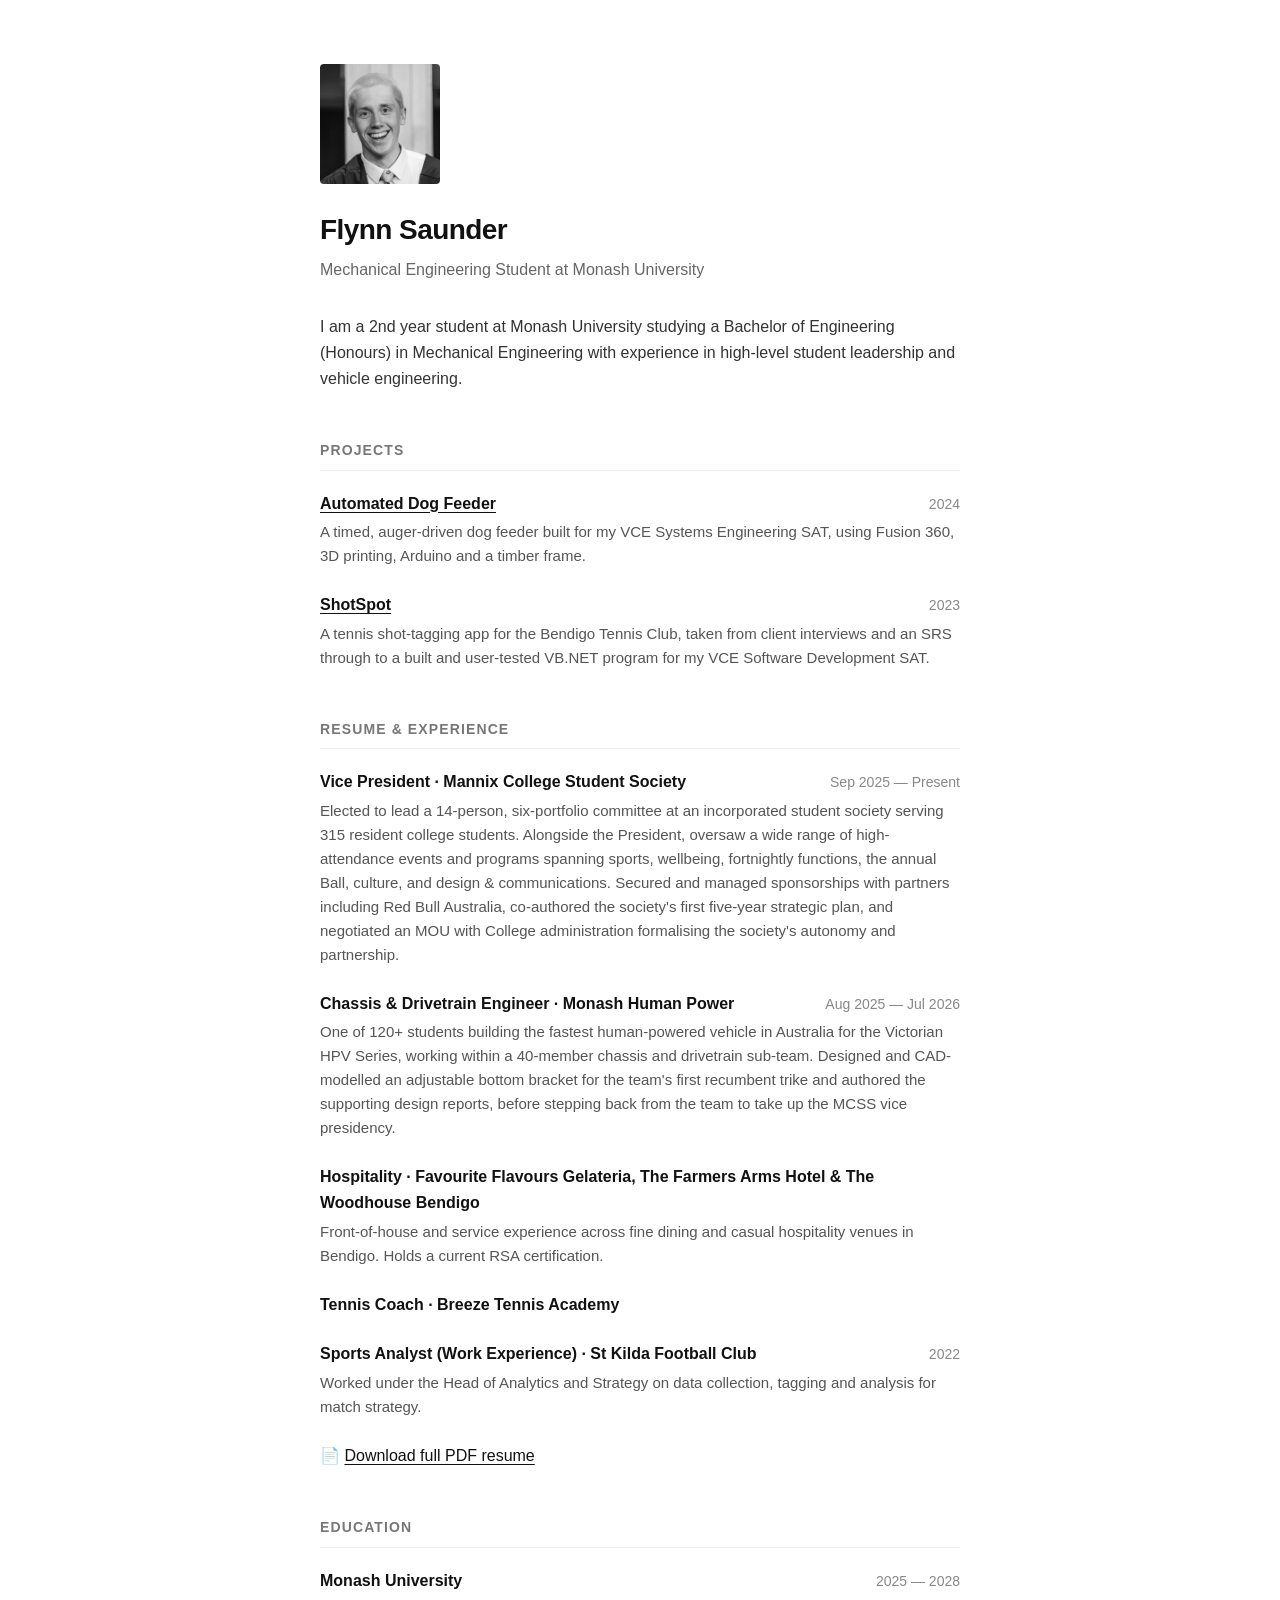
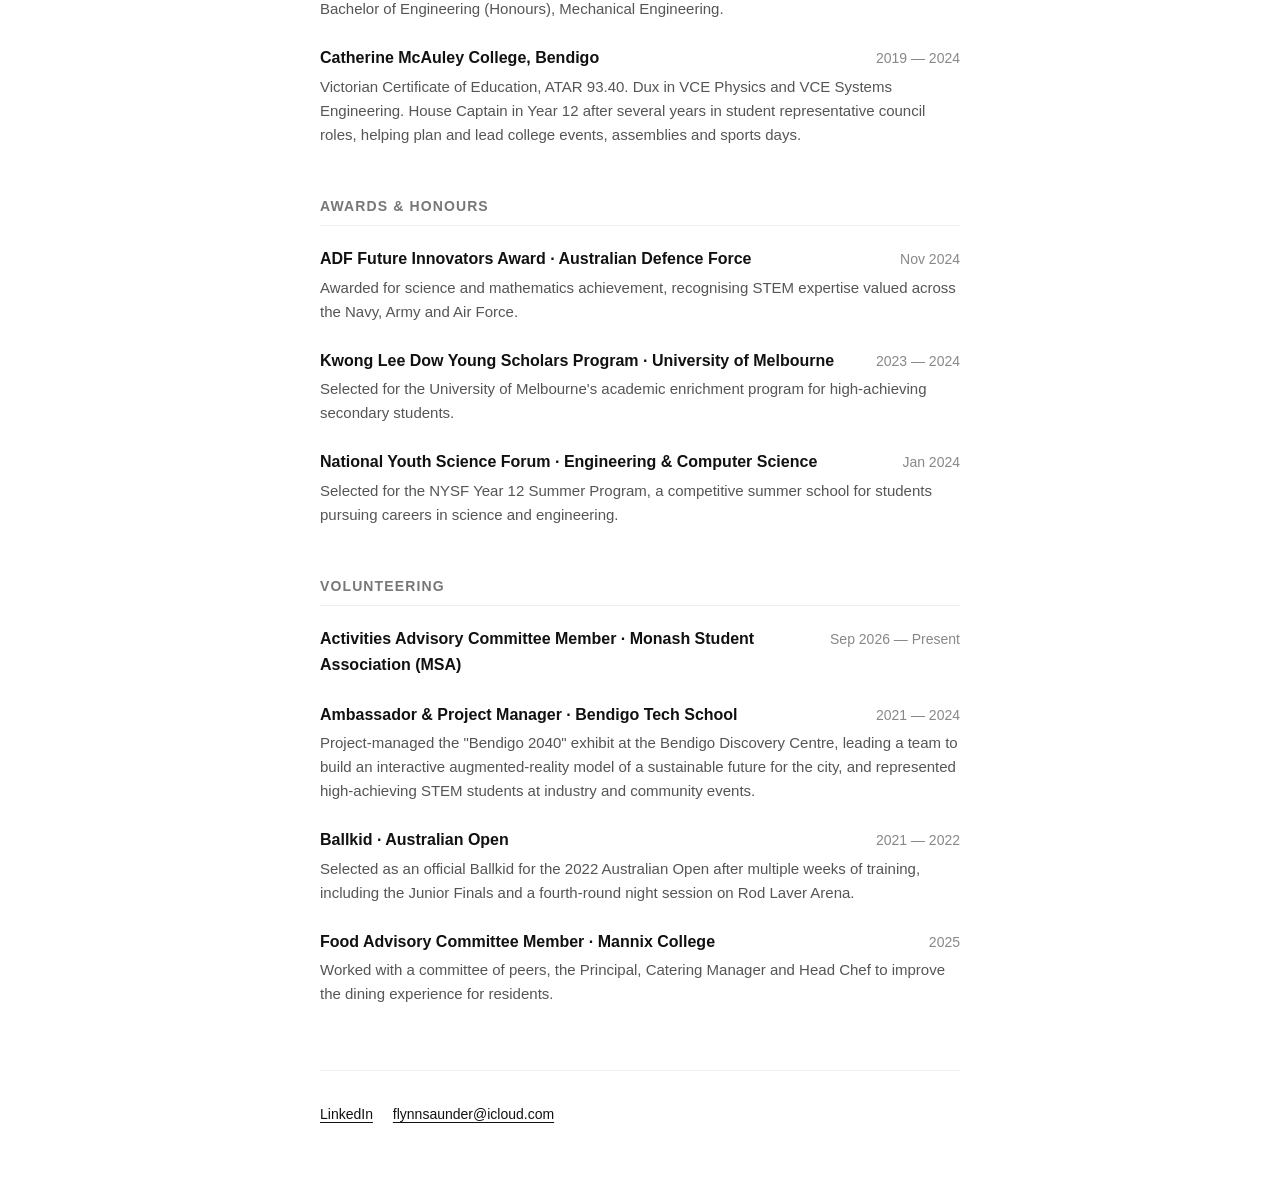
<file: index.html>
<!DOCTYPE html>
<html lang="en">
<head>
  <meta charset="UTF-8">
  <meta name="viewport" content="width=device-width, initial-scale=1.0">
  <title>Flynn Saunder</title>
  <link rel="stylesheet" href="assets/style.css">
</head>
<body>

  <div class="container">

    <!-- ============================================================
         HEADER / ABOUT
         Edit the photo by replacing assets/headshot.jpg (square).
         ============================================================ -->
    <header>
      <img class="headshot" src="assets/headshot.jpg" alt="Flynn Saunder">
      <h1>Flynn Saunder</h1>
      <p class="subtitle">Mechanical Engineering Student at Monash University</p>
      <p>
        I am a 2nd year student at Monash University studying a Bachelor of
        Engineering (Honours) in Mechanical Engineering with experience in
        high-level student leadership and vehicle engineering.
      </p>
    </header>

    <!-- ============================================================
         SELECTED PROJECTS
         To add a project: copy one <div class="list-item"> block
         below, change the link, title, year and description.
         The link points to a file in the projects/ folder.
         ============================================================ -->
    <section>
      <h2>Projects</h2>

      <div class="list-item">
        <div class="item-header">
          <span class="item-title"><a href="projects/automated-dog-feeder.html">Automated Dog Feeder</a></span>
          <span class="item-date">2024</span>
        </div>
        <p class="item-desc">A timed, auger-driven dog feeder built for my VCE Systems Engineering SAT, using Fusion 360, 3D printing, Arduino and a timber frame.</p>
      </div>

      <div class="list-item">
        <div class="item-header">
          <span class="item-title"><a href="projects/shotspot.html">ShotSpot</a></span>
          <span class="item-date">2023</span>
        </div>
        <p class="item-desc">A tennis shot-tagging app for the Bendigo Tennis Club, taken from client interviews and an SRS through to a built and user-tested VB.NET program for my VCE Software Development SAT.</p>
      </div>

    </section>

    <!-- ============================================================
         RESUME & EXPERIENCE
         To add a role: copy one <div class="list-item"> block,
         change the title, dates and description.
         ============================================================ -->
    <section>
      <h2>Resume &amp; Experience</h2>

      <div class="list-item">
        <div class="item-header">
          <span class="item-title">Vice President &middot; Mannix College Student Society</span>
          <span class="item-date">Sep 2025 — Present</span>
        </div>
        <p class="item-desc">Elected to lead a 14-person, six-portfolio committee at an incorporated student society serving 315 resident college students. Alongside the President, oversaw a wide range of high-attendance events and programs spanning sports, wellbeing, fortnightly functions, the annual Ball, culture, and design &amp; communications. Secured and managed sponsorships with partners including Red Bull Australia, co-authored the society's first five-year strategic plan, and negotiated an MOU with College administration formalising the society's autonomy and partnership.</p>
      </div>

      <div class="list-item">
        <div class="item-header">
          <span class="item-title">Chassis &amp; Drivetrain Engineer &middot; Monash Human Power</span>
          <span class="item-date">Aug 2025 — Jul 2026</span>
        </div>
        <p class="item-desc">One of 120+ students building the fastest human-powered vehicle in Australia for the Victorian HPV Series, working within a 40-member chassis and drivetrain sub-team. Designed and CAD-modelled an adjustable bottom bracket for the team's first recumbent trike and authored the supporting design reports, before stepping back from the team to take up the MCSS vice presidency.</p>
      </div>

      <div class="list-item">
        <div class="item-header">
          <span class="item-title">Hospitality &middot; Favourite Flavours Gelateria, The Farmers Arms Hotel &amp; The Woodhouse Bendigo</span>
          <span class="item-date"><!-- Add dates here --></span>
        </div>
        <p class="item-desc">Front-of-house and service experience across fine dining and casual hospitality venues in Bendigo. Holds a current RSA certification. <!-- Flynn: add a line on specific duties/roles if you want more detail here --></p>
      </div>

      <div class="list-item">
        <div class="item-header">
          <span class="item-title">Tennis Coach &middot; Breeze Tennis Academy</span>
          <span class="item-date"><!-- Add dates here --></span>
        </div>
        <p class="item-desc"><!-- Flynn: add a line on age groups/skill levels coached, session frequency, etc. --></p>
      </div>

      <div class="list-item">
        <div class="item-header">
          <span class="item-title">Sports Analyst (Work Experience) &middot; St Kilda Football Club</span>
          <span class="item-date">2022</span>
        </div>
        <p class="item-desc">Worked under the Head of Analytics and Strategy on data collection, tagging and analysis for match strategy.</p>
      </div>

      <p style="margin-top: 1rem;">
        📄 <a href="assets/resume.pdf" target="_blank" rel="noopener">Download full PDF resume</a>
      </p>
    </section>

    <!-- ============================================================
         EDUCATION
         ============================================================ -->
    <section>
      <h2>Education</h2>

      <div class="list-item">
        <div class="item-header">
          <span class="item-title">Monash University</span>
          <span class="item-date">2025 — 2028</span>
        </div>
        <p class="item-desc">Bachelor of Engineering (Honours), Mechanical Engineering.</p>
      </div>

      <div class="list-item">
        <div class="item-header">
          <span class="item-title">Catherine McAuley College, Bendigo</span>
          <span class="item-date">2019 — 2024</span>
        </div>
        <p class="item-desc">Victorian Certificate of Education, ATAR 93.40. Dux in VCE Physics and VCE Systems Engineering. House Captain in Year 12 after several years in student representative council roles, helping plan and lead college events, assemblies and sports days.</p>
      </div>
    </section>

    <!-- ============================================================
         AWARDS & HONOURS
         ============================================================ -->
    <section>
      <h2>Awards &amp; Honours</h2>

      <div class="list-item">
        <div class="item-header">
          <span class="item-title">ADF Future Innovators Award &middot; Australian Defence Force</span>
          <span class="item-date">Nov 2024</span>
        </div>
        <p class="item-desc">Awarded for science and mathematics achievement, recognising STEM expertise valued across the Navy, Army and Air Force.</p>
      </div>

      <div class="list-item">
        <div class="item-header">
          <span class="item-title">Kwong Lee Dow Young Scholars Program &middot; University of Melbourne</span>
          <span class="item-date">2023 — 2024</span>
        </div>
        <p class="item-desc">Selected for the University of Melbourne's academic enrichment program for high-achieving secondary students.</p>
      </div>

      <div class="list-item">
        <div class="item-header">
          <span class="item-title">National Youth Science Forum &middot; Engineering &amp; Computer Science</span>
          <span class="item-date">Jan 2024</span>
        </div>
        <p class="item-desc">Selected for the NYSF Year 12 Summer Program, a competitive summer school for students pursuing careers in science and engineering.</p>
      </div>
    </section>

    <!-- ============================================================
         VOLUNTEERING
         ============================================================ -->
    <section>
      <h2>Volunteering</h2>

      <div class="list-item">
        <div class="item-header">
          <span class="item-title">Activities Advisory Committee Member &middot; Monash Student Association (MSA)</span>
          <span class="item-date">Sep 2026 — Present</span>
        </div>
        <p class="item-desc"><!-- Flynn: add a line on what this committee does / your involvement --></p>
      </div>

      <div class="list-item">
        <div class="item-header">
          <span class="item-title">Ambassador &amp; Project Manager &middot; Bendigo Tech School</span>
          <span class="item-date">2021 — 2024</span>
        </div>
        <p class="item-desc">Project-managed the "Bendigo 2040" exhibit at the Bendigo Discovery Centre, leading a team to build an interactive augmented-reality model of a sustainable future for the city, and represented high-achieving STEM students at industry and community events.</p>
      </div>

      <div class="list-item">
        <div class="item-header">
          <span class="item-title">Ballkid &middot; Australian Open</span>
          <span class="item-date">2021 — 2022</span>
        </div>
        <p class="item-desc">Selected as an official Ballkid for the 2022 Australian Open after multiple weeks of training, including the Junior Finals and a fourth-round night session on Rod Laver Arena.</p>
      </div>

      <div class="list-item">
        <div class="item-header">
          <span class="item-title">Food Advisory Committee Member &middot; Mannix College</span>
          <span class="item-date">2025</span>
        </div>
        <p class="item-desc">Worked with a committee of peers, the Principal, Catering Manager and Head Chef to improve the dining experience for residents.</p>
      </div>
    </section>

    <!-- ============================================================
         FOOTER
         ============================================================ -->
    <footer>
      <div class="social-links">
        <a href="https://linkedin.com/in/flynn-saunder/" target="_blank" rel="noopener">LinkedIn</a>
        <a id="email-link" href="#">Email</a>
      </div>
      <script>
        // The address is assembled here in the browser, so bots that only
        // read raw HTML never see a full "name@domain" string to scrape.
        (function () {
          var a = document.getElementById("email-link");
          if (!a) return;
          var user = "flynnsaunder";
          var domain = "icloud" + "." + "com";
          a.href = "mailto:" + user + "@" + domain;
          a.textContent = user + "@" + domain;
        })();
      </script>
    </footer>

  </div>

</body>
</html>
</file>
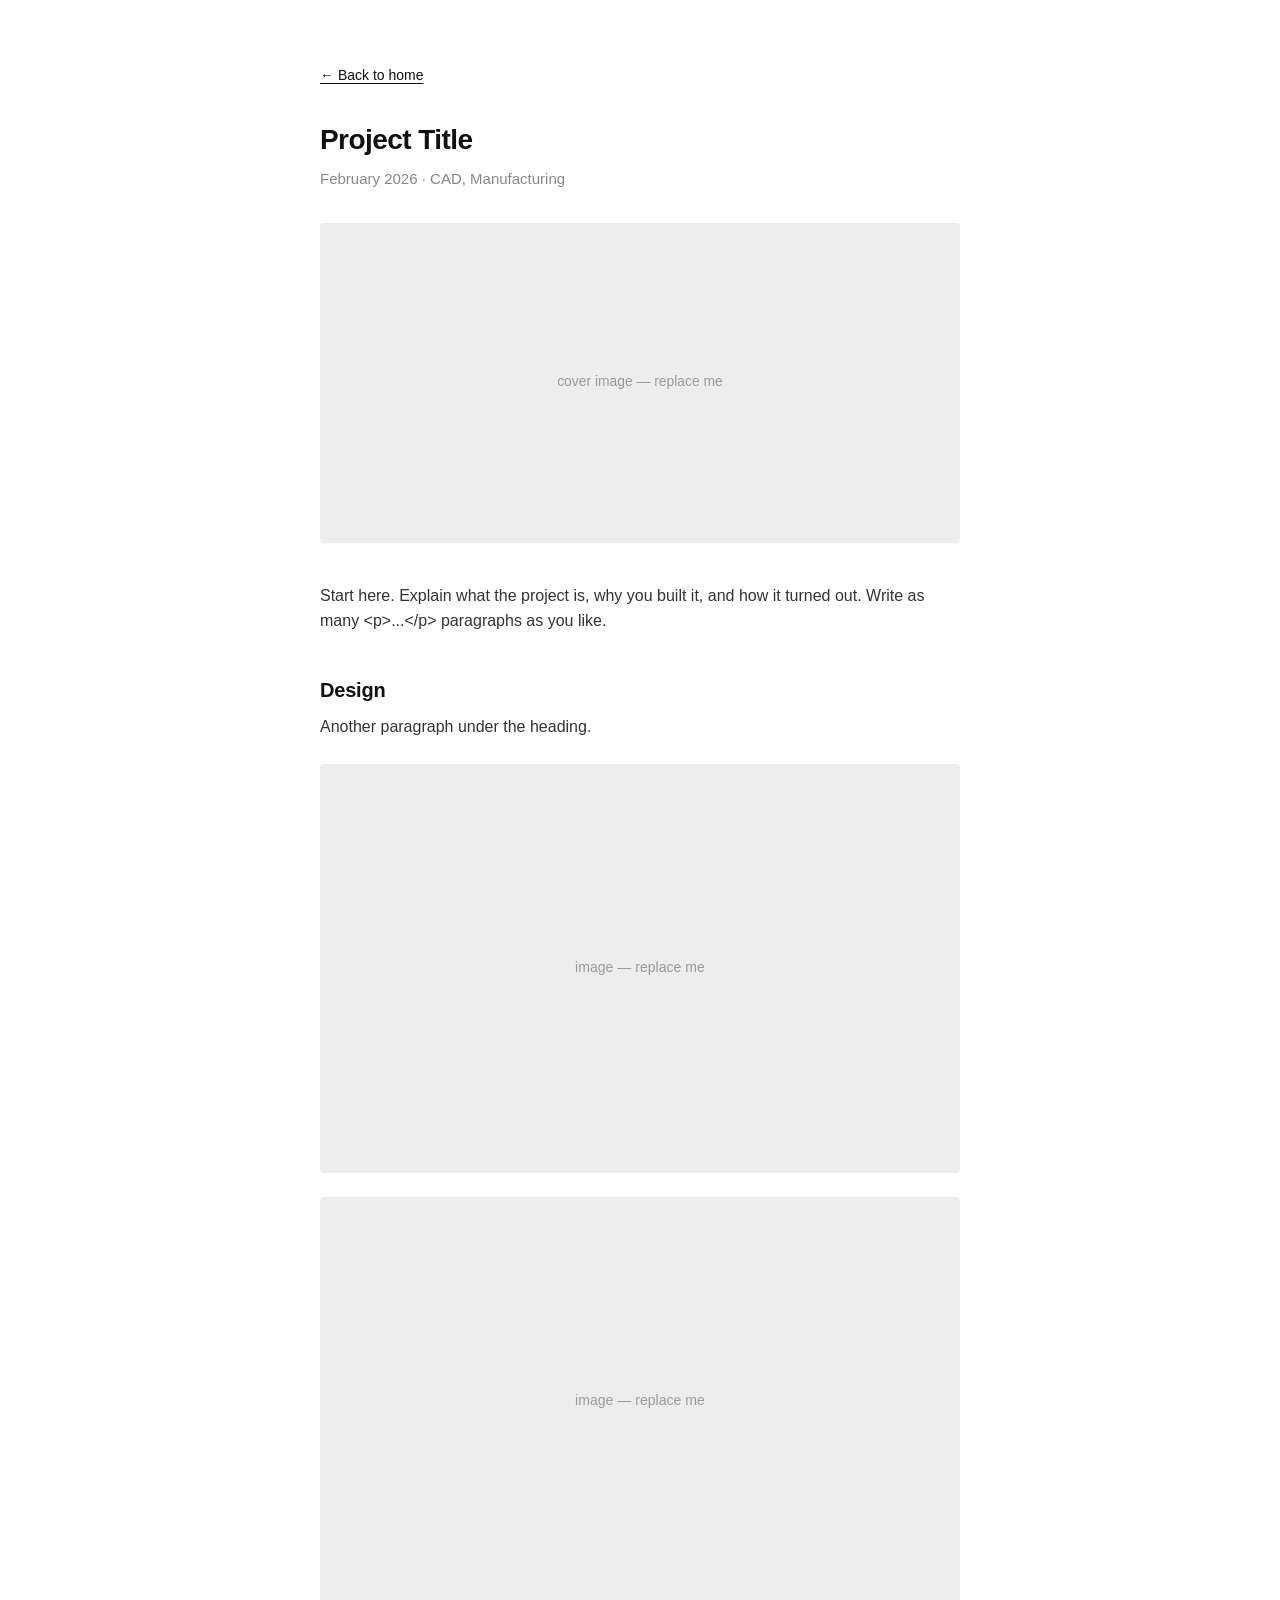
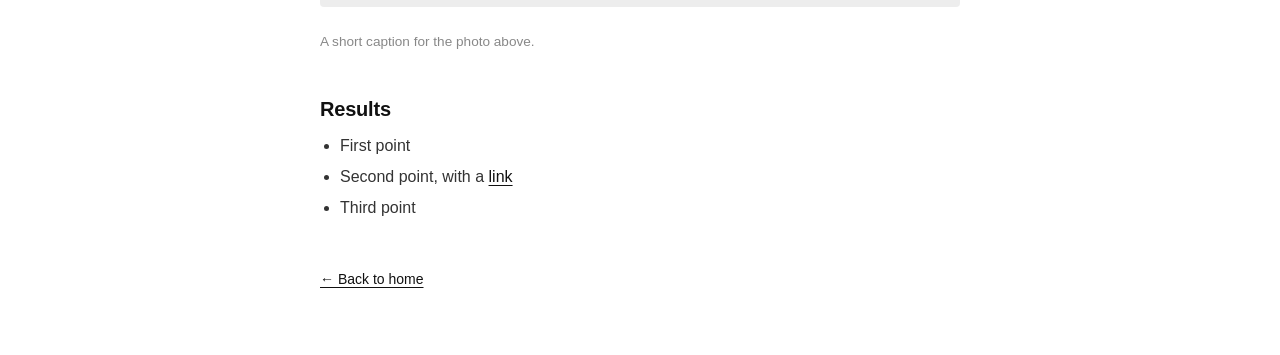
<file: projects/_template.html>
<!DOCTYPE html>
<html lang="en">
<head>
  <meta charset="UTF-8">
  <meta name="viewport" content="width=device-width, initial-scale=1.0">

  <!-- CHANGE: the page title (shows in the browser tab) -->
  <title>Project Title — Flynn Saunder</title>

  <link rel="stylesheet" href="../assets/style.css">
</head>
<body>

  <div class="container">

    <p class="back"><a href="../index.html">&larr; Back to home</a></p>

    <!-- CHANGE: project name and the date line -->
    <h1>Project Title</h1>
    <p class="project-meta">February 2026 &middot; CAD, Manufacturing</p>

    <!-- CHANGE: cover image. Put the file in projects/images/ and
         update the name below. Delete this line if you don't want one. -->
    <img class="cover" src="images/example-cover.svg" alt="Project Title">

    <!-- ========================================================
         WRITE YOUR PROJECT BELOW.
         You only need these five patterns — copy and repeat them:
         ======================================================== -->
    <div class="project-body">

      <!-- A paragraph -->
      <p>
        Start here. Explain what the project is, why you built it, and how it
        turned out. Write as many &lt;p&gt;...&lt;/p&gt; paragraphs as you like.
      </p>

      <!-- A section heading -->
      <h2>Design</h2>

      <p>Another paragraph under the heading.</p>

      <!-- An image (file goes in projects/images/) -->
      <img src="images/example-1.svg" alt="Describe the image for screen readers">

      <!-- An image with a caption underneath -->
      <figure>
        <img src="images/example-1.svg" alt="Describe the image">
        <figcaption>A short caption for the photo above.</figcaption>
      </figure>

      <!-- A bullet list -->
      <h2>Results</h2>
      <ul>
        <li>First point</li>
        <li>Second point, with a <a href="https://www.monash.edu">link</a></li>
        <li>Third point</li>
      </ul>

    </div>
    <!-- ================= END OF PROJECT ======================== -->

    <p class="back" style="margin-top:3rem"><a href="../index.html">&larr; Back to home</a></p>

  </div>

</body>
</html>
</file>
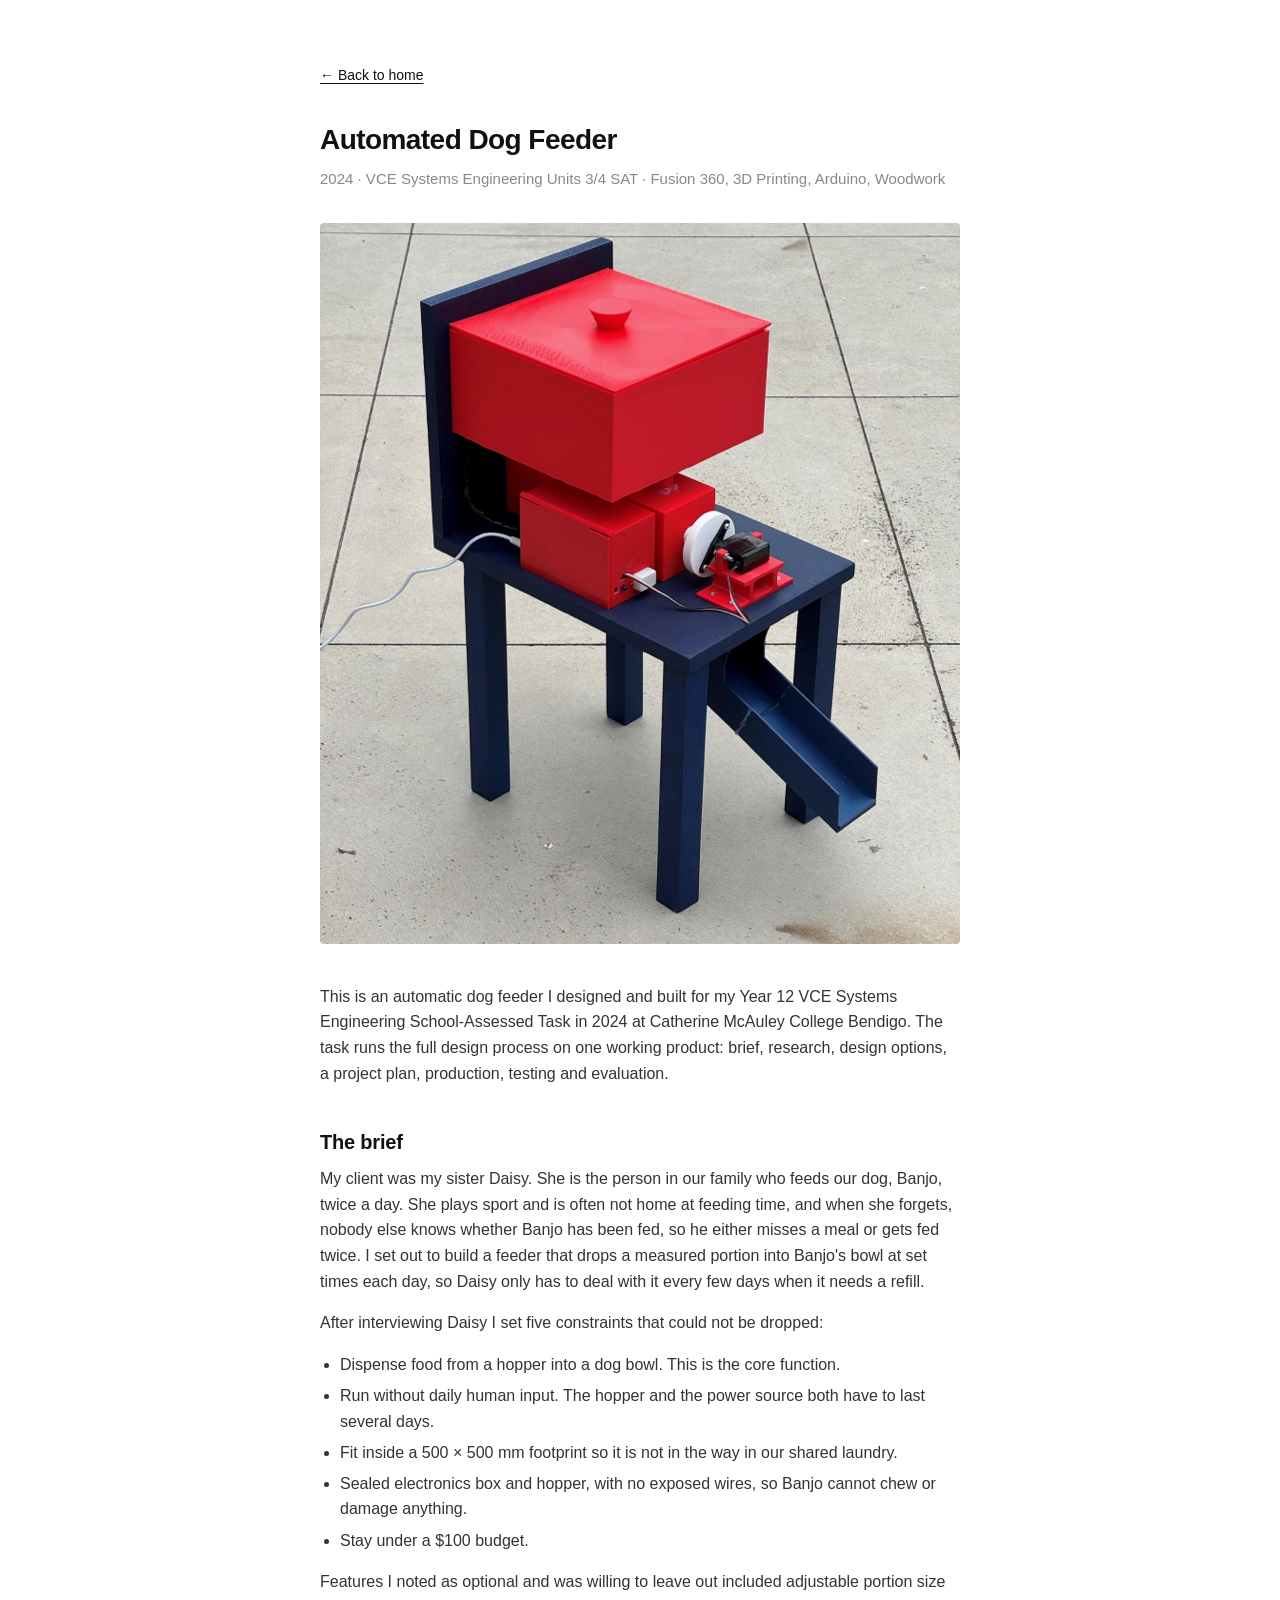
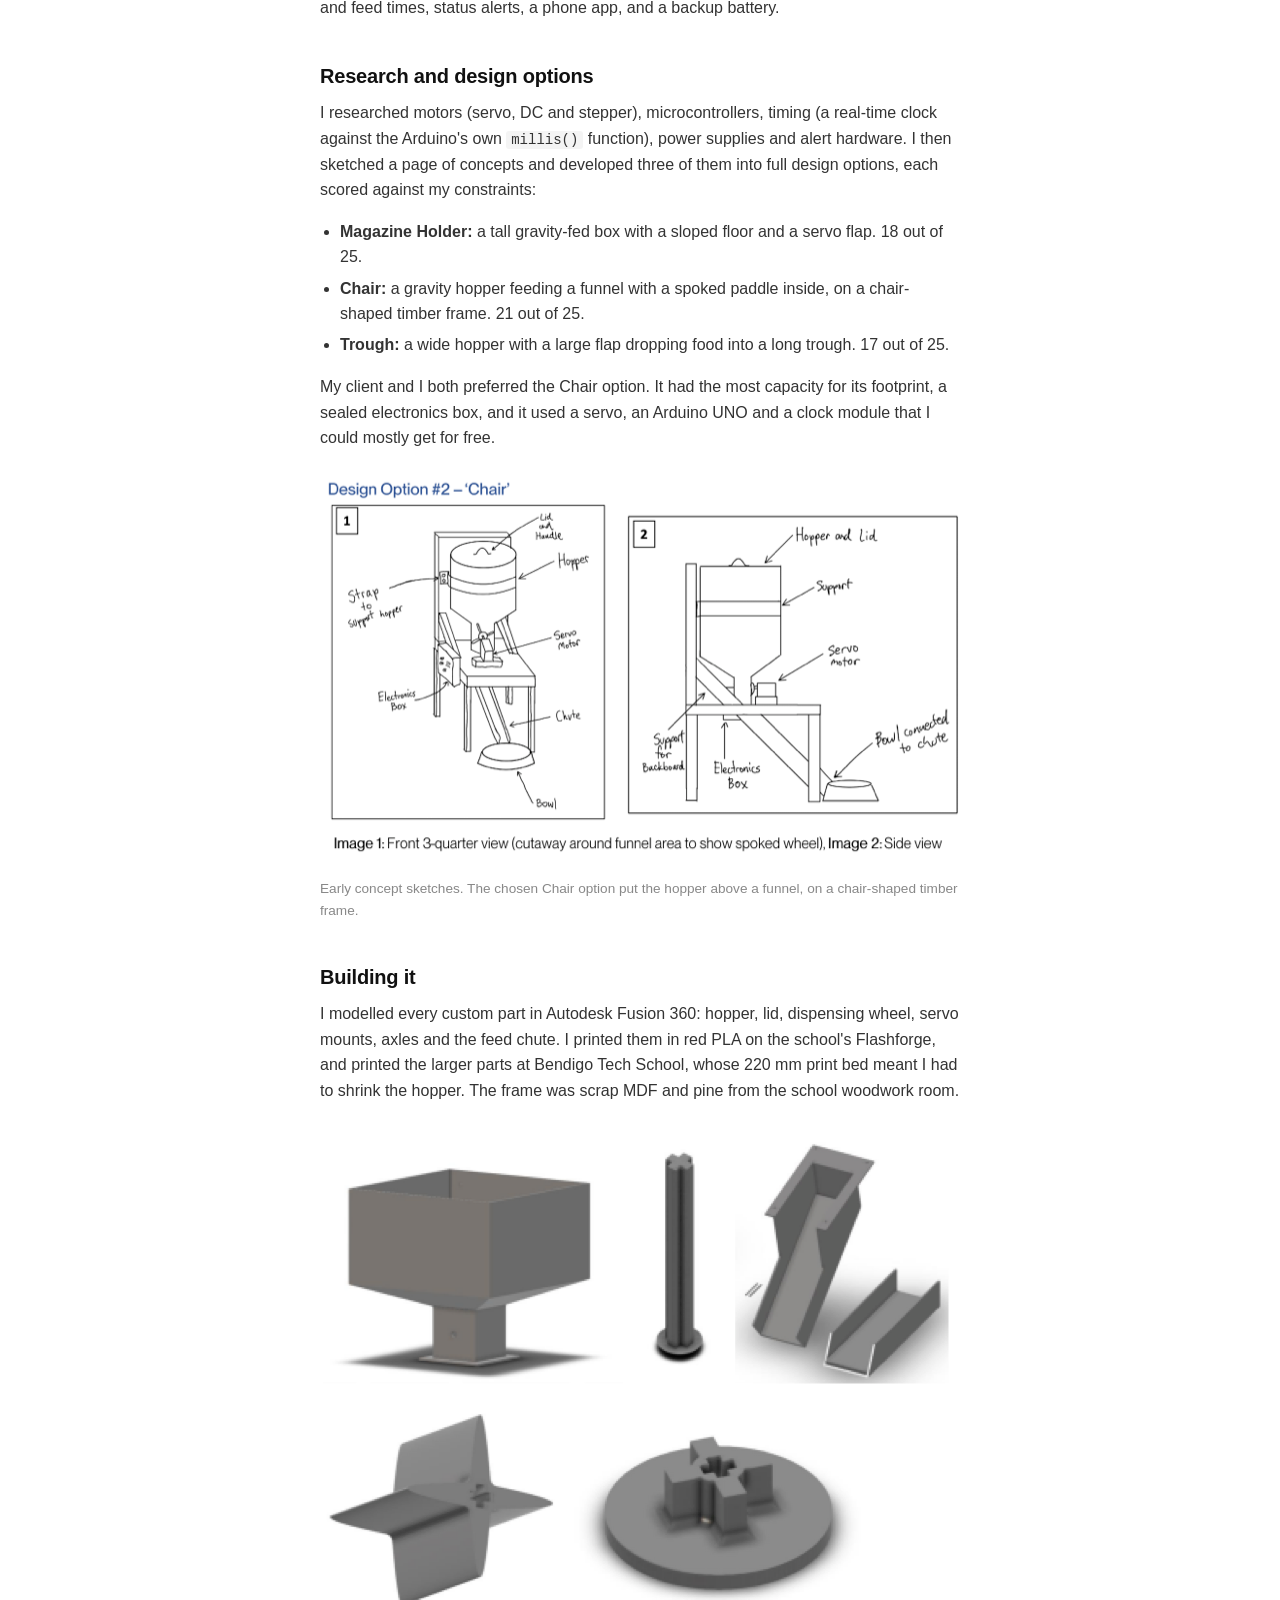
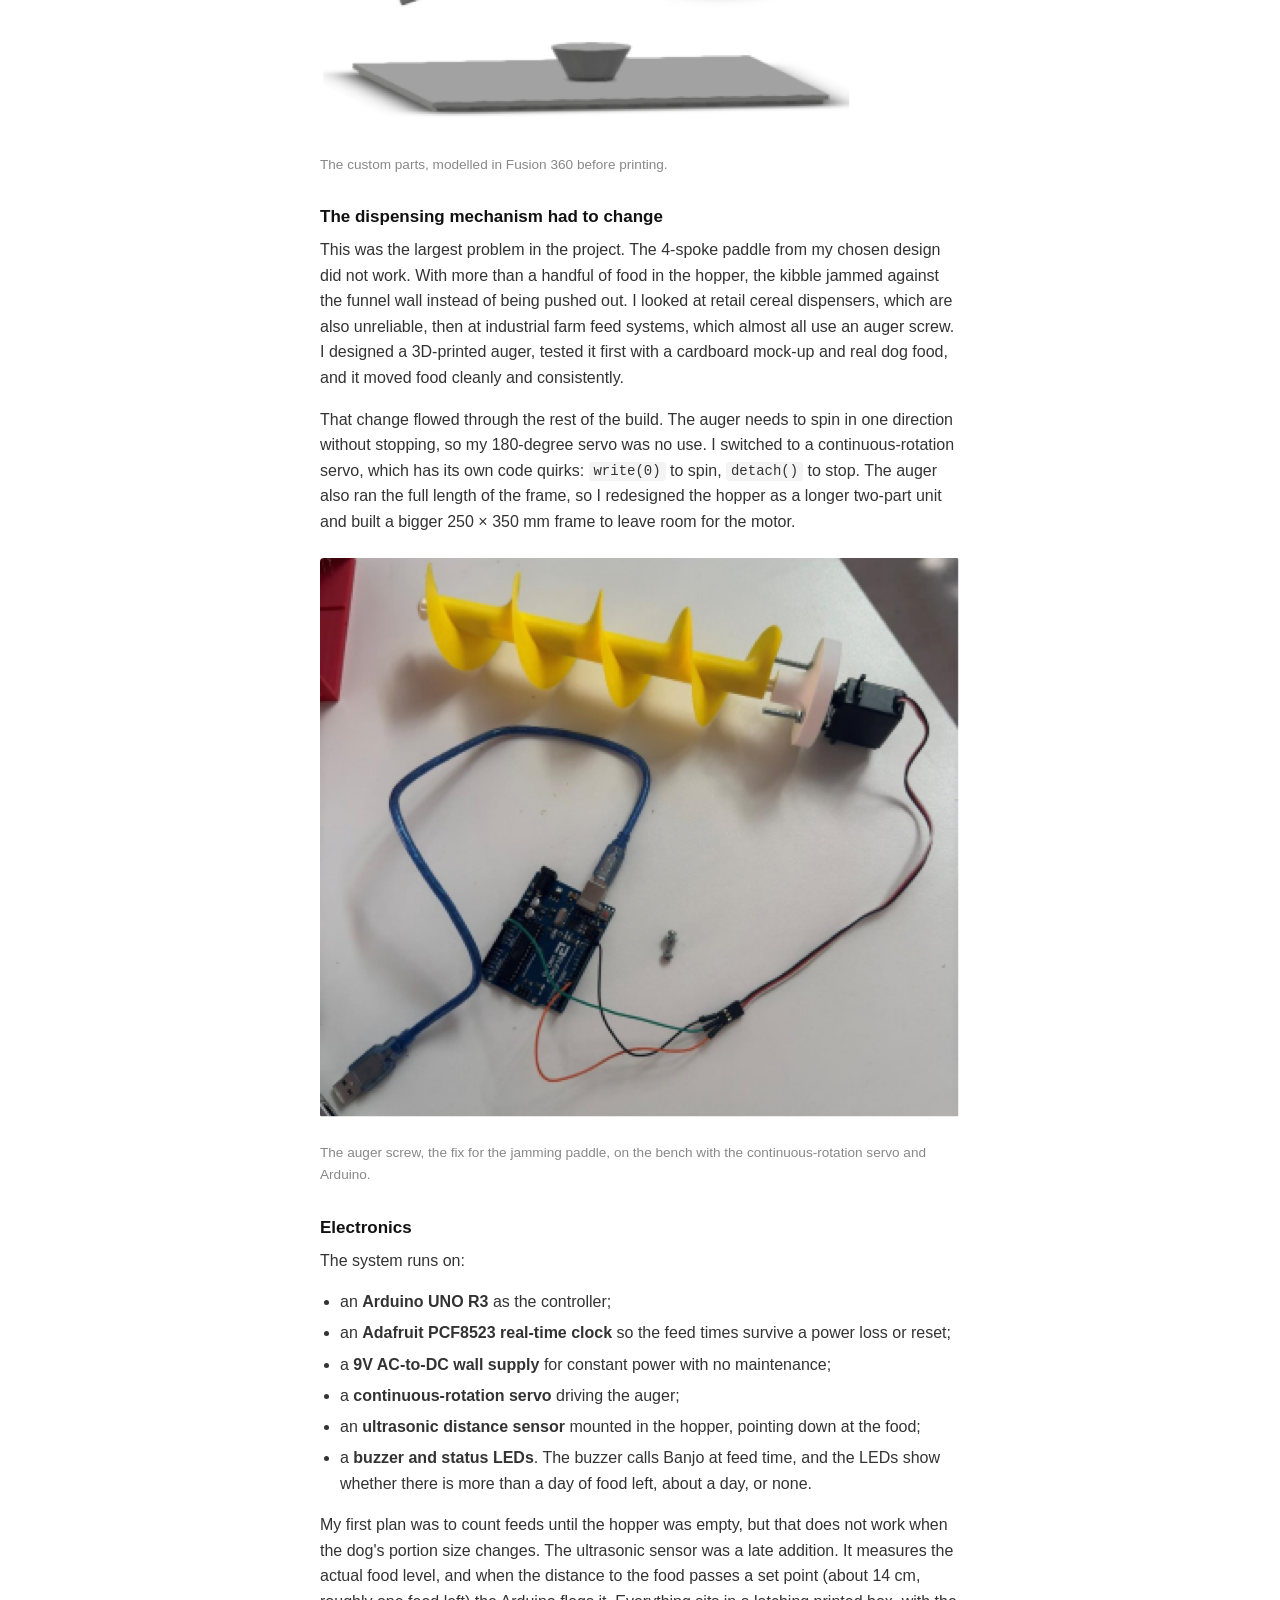
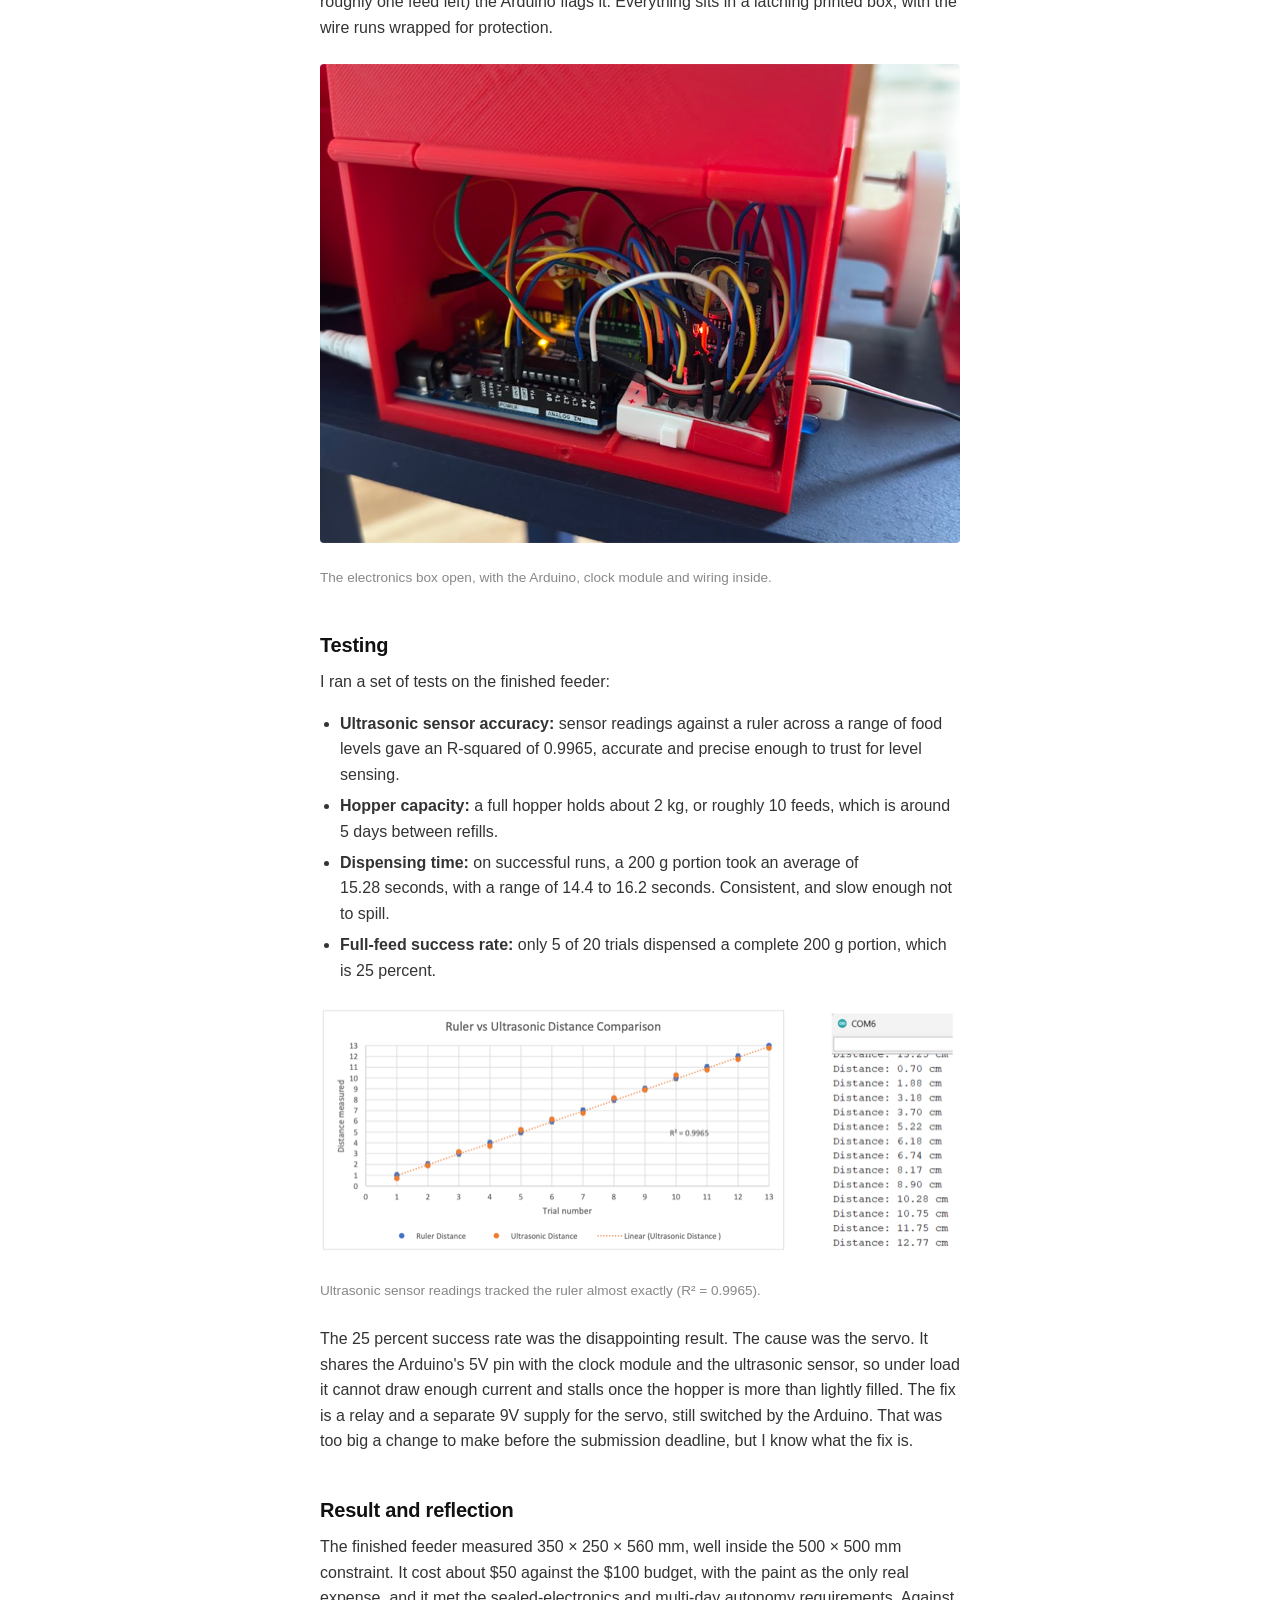
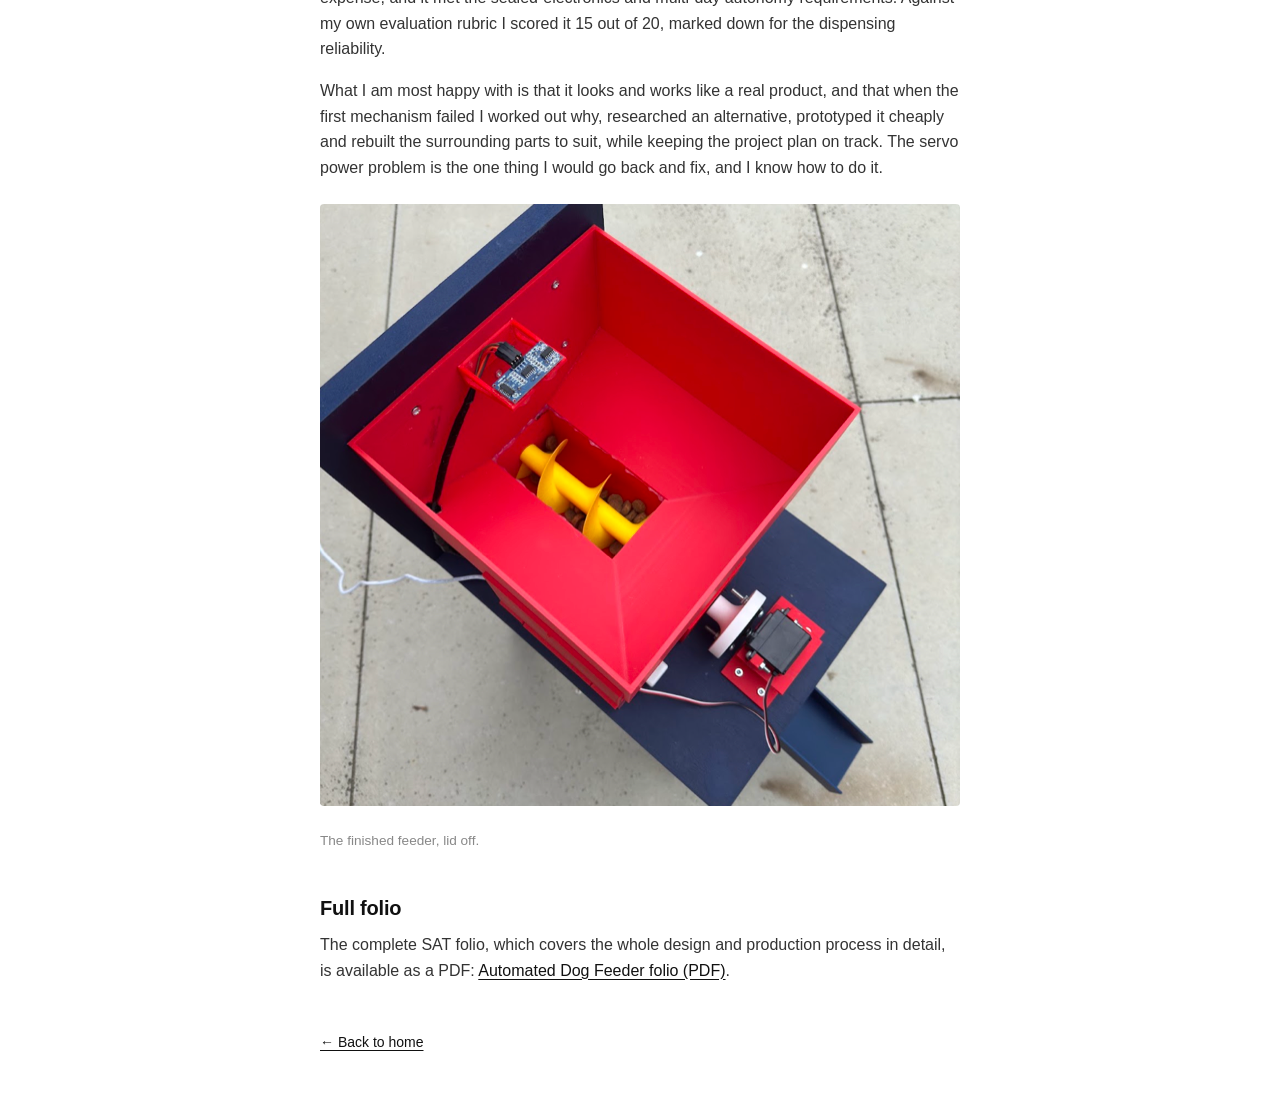
<file: projects/automated-dog-feeder.html>
<!DOCTYPE html>
<html lang="en">
<head>
  <meta charset="UTF-8">
  <meta name="viewport" content="width=device-width, initial-scale=1.0">

  <title>Automated Dog Feeder | Flynn Saunder</title>

  <link rel="stylesheet" href="../assets/style.css">
</head>
<body>

  <div class="container">

    <p class="back"><a href="../index.html">&larr; Back to home</a></p>

    <h1>Automated Dog Feeder</h1>
    <p class="project-meta">2024 &middot; VCE Systems Engineering Units 3/4 SAT &middot; Fusion 360, 3D Printing, Arduino, Woodwork</p>

    <!-- COVER IMAGE
         Recommended: the front 3-quarter "hero" shot of the finished feeder
         (red 3D-printed hopper + electronics box on the navy-painted timber
         frame, outdoors on concrete). This is the photo on the folio title
         page / "Final Showcase" page.
         Save it as projects/images/adf-cover.png -->
    <img class="cover" src="images/adf-cover.png" alt="The finished dog feeder: a red 3D-printed hopper and electronics box mounted on a navy-painted timber frame, with a chute running down to a dog bowl.">

    <div class="project-body">

      <p>
        This is an automatic dog feeder I designed and built for my Year&nbsp;12
        VCE Systems Engineering School-Assessed Task in 2024 at Catherine McAuley
        College Bendigo. The task runs the full design process on one working
        product: brief, research, design options, a project plan, production,
        testing and evaluation.
      </p>

      <h2>The brief</h2>

      <p>
        My client was my sister Daisy. She is the person in our family who feeds
        our dog, Banjo, twice a day. She plays sport and is often not home at
        feeding time, and when she forgets, nobody else knows whether Banjo has
        been fed, so he either misses a meal or gets fed twice. I set out to
        build a feeder that drops a measured portion into Banjo's bowl at set
        times each day, so Daisy only has to deal with it every few days when it
        needs a refill.
      </p>

      <p>After interviewing Daisy I set five constraints that could not be dropped:</p>

      <ul>
        <li>Dispense food from a hopper into a dog bowl. This is the core function.</li>
        <li>Run without daily human input. The hopper and the power source both have to last several days.</li>
        <li>Fit inside a 500&nbsp;&times;&nbsp;500&nbsp;mm footprint so it is not in the way in our shared laundry.</li>
        <li>Sealed electronics box and hopper, with no exposed wires, so Banjo cannot chew or damage anything.</li>
        <li>Stay under a $100 budget.</li>
      </ul>

      <p>
        Features I noted as optional and was willing to leave out included
        adjustable portion size and feed times, status alerts, a phone app, and
        a backup battery.
      </p>

      <h2>Research and design options</h2>

      <p>
        I researched motors (servo, DC and stepper), microcontrollers, timing (a
        real-time clock against the Arduino's own <code>millis()</code>
        function), power supplies and alert hardware. I then sketched a page of
        concepts and developed three of them into full design options, each
        scored against my constraints:
      </p>

      <ul>
        <li><strong>Magazine Holder:</strong> a tall gravity-fed box with a sloped floor and a servo flap. 18 out of 25.</li>
        <li><strong>Chair:</strong> a gravity hopper feeding a funnel with a spoked paddle inside, on a chair-shaped timber frame. 21 out of 25.</li>
        <li><strong>Trough:</strong> a wide hopper with a large flap dropping food into a long trough. 17 out of 25.</li>
      </ul>

      <p>
        My client and I both preferred the Chair option. It had the most
        capacity for its footprint, a sealed electronics box, and it used a
        servo, an Arduino UNO and a clock module that I could mostly get for
        free.
      </p>

      <!-- IMAGE
           Recommended: the hand-drawn "Visualisations" page, or the
           "Design Option 2 - Chair" concept sketches (front 3-quarter +
           side view). Shows the design thinking before the build.
           Save as projects/images/adf-design-sketches.png -->
      <figure>
        <img src="images/adf-design-sketches.png" alt="Hand-drawn concept sketches of the dog feeder, including the chosen chair-shaped frame with a hopper, funnel and chute.">
        <figcaption>Early concept sketches. The chosen Chair option put the hopper above a funnel, on a chair-shaped timber frame.</figcaption>
      </figure>

      <h2>Building it</h2>

      <p>
        I modelled every custom part in Autodesk Fusion 360: hopper, lid,
        dispensing wheel, servo mounts, axles and the feed chute. I printed them
        in red PLA on the school's Flashforge, and printed the larger parts at
        Bendigo Tech School, whose 220&nbsp;mm print bed meant I had to shrink
        the hopper. The frame was scrap MDF and pine from the school woodwork
        room.
      </p>

      <!-- IMAGE
           Recommended: the Fusion 360 grey render showing all the 3D-printed
           parts together (hopper, auger/paddle, chute, servo mount).
           Save as projects/images/adf-cad-parts.png -->
      <figure>
        <img src="images/adf-cad-parts.png" alt="Fusion 360 render of the 3D-printed components: square hopper, dispensing part, feed chute and servo mount.">
        <figcaption>The custom parts, modelled in Fusion 360 before printing.</figcaption>
      </figure>

      <h3>The dispensing mechanism had to change</h3>

      <p>
        This was the largest problem in the project. The 4-spoke paddle from my
        chosen design did not work. With more than a handful of food in the
        hopper, the kibble jammed against the funnel wall instead of being
        pushed out. I looked at retail cereal dispensers, which are also
        unreliable, then at industrial farm feed systems, which almost all use
        an auger screw. I designed a 3D-printed auger, tested it first with a
        cardboard mock-up and real dog food, and it moved food cleanly and
        consistently.
      </p>

      <p>
        That change flowed through the rest of the build. The auger needs to
        spin in one direction without stopping, so my 180-degree servo was no
        use. I switched to a continuous-rotation servo, which has its own code
        quirks: <code>write(0)</code> to spin, <code>detach()</code> to stop.
        The auger also ran the full length of the frame, so I redesigned the
        hopper as a longer two-part unit and built a bigger
        250&nbsp;&times;&nbsp;350&nbsp;mm frame to leave room for the motor.
      </p>

      <!-- IMAGE
           Recommended: the yellow 3D-printed auger screw on its own, or the
           cardboard mock-up test where the auger dispenses real kibble into
           a bowl.
           Save as projects/images/adf-auger.png -->
      <figure>
        <img src="images/adf-auger.png" alt="The yellow 3D-printed auger screw coupled to a servo motor and wired to an Arduino on a workbench.">
        <figcaption>The auger screw, the fix for the jamming paddle, on the bench with the continuous-rotation servo and Arduino.</figcaption>
      </figure>

      <h3>Electronics</h3>

      <p>The system runs on:</p>

      <ul>
        <li>an <strong>Arduino UNO R3</strong> as the controller;</li>
        <li>an <strong>Adafruit PCF8523 real-time clock</strong> so the feed times survive a power loss or reset;</li>
        <li>a <strong>9V AC-to-DC wall supply</strong> for constant power with no maintenance;</li>
        <li>a <strong>continuous-rotation servo</strong> driving the auger;</li>
        <li>an <strong>ultrasonic distance sensor</strong> mounted in the hopper, pointing down at the food;</li>
        <li>a <strong>buzzer and status LEDs</strong>. The buzzer calls Banjo at feed time, and the LEDs show whether there is more than a day of food left, about a day, or none.</li>
      </ul>

      <p>
        My first plan was to count feeds until the hopper was empty, but that
        does not work when the dog's portion size changes. The ultrasonic sensor
        was a late addition. It measures the actual food level, and when the
        distance to the food passes a set point (about 14&nbsp;cm, roughly one
        feed left) the Arduino flags it. Everything sits in a latching printed
        box, with the wire runs wrapped for protection.
      </p>

      <!-- IMAGE
           Recommended: the red 3D-printed electronics box open, showing the
           Arduino and breadboard inside; OR the navy-painted timber frame
           mid-build (bonus points for the photo with Banjo sitting next to it).
           Save as projects/images/adf-build.png -->
      <figure>
        <img src="images/adf-build.png" alt="The red 3D-printed electronics box with its lid open, showing the Arduino, real-time clock module and wiring inside, mounted under the hopper on the painted frame.">
        <figcaption>The electronics box open, with the Arduino, clock module and wiring inside.</figcaption>
      </figure>

      <h2>Testing</h2>

      <p>I ran a set of tests on the finished feeder:</p>

      <ul>
        <li>
          <strong>Ultrasonic sensor accuracy:</strong> sensor readings against a
          ruler across a range of food levels gave an R-squared of 0.9965,
          accurate and precise enough to trust for level sensing.
        </li>
        <li>
          <strong>Hopper capacity:</strong> a full hopper holds about 2&nbsp;kg,
          or roughly 10 feeds, which is around 5 days between refills.
        </li>
        <li>
          <strong>Dispensing time:</strong> on successful runs, a 200&nbsp;g
          portion took an average of 15.28&nbsp;seconds, with a range of 14.4 to
          16.2&nbsp;seconds. Consistent, and slow enough not to spill.
        </li>
        <li>
          <strong>Full-feed success rate:</strong> only 5 of 20 trials
          dispensed a complete 200&nbsp;g portion, which is 25 percent.
        </li>
      </ul>

      <!-- IMAGE (optional)
           Recommended: the "Ruler vs Ultrasonic Distance" scatter chart
           with the R2 = 0.9965 trendline.
           Save as projects/images/adf-sensor-chart.png -->
      <figure>
        <img src="images/adf-sensor-chart.png" alt="Scatter plot of ultrasonic sensor distance against ruler distance, with a near-perfect linear trendline, R-squared 0.9965.">
        <figcaption>Ultrasonic sensor readings tracked the ruler almost exactly (R&sup2;&nbsp;=&nbsp;0.9965).</figcaption>
      </figure>

      <p>
        The 25 percent success rate was the disappointing result. The cause was
        the servo. It shares the Arduino's 5V pin with the clock module and the
        ultrasonic sensor, so under load it cannot draw enough current and
        stalls once the hopper is more than lightly filled. The fix is a relay
        and a separate 9V supply for the servo, still switched by the Arduino.
        That was too big a change to make before the submission deadline, but I
        know what the fix is.
      </p>

      <h2>Result and reflection</h2>

      <p>
        The finished feeder measured
        350&nbsp;&times;&nbsp;250&nbsp;&times;&nbsp;560&nbsp;mm, well inside the
        500&nbsp;&times;&nbsp;500&nbsp;mm constraint. It cost about $50 against
        the $100 budget, with the paint as the only real expense, and it met the
        sealed-electronics and multi-day autonomy requirements. Against my own
        evaluation rubric I scored it 15 out of 20, marked down for the
        dispensing reliability.
      </p>

      <p>
        What I am most happy with is that it looks and works like a real
        product, and that when the first mechanism failed I worked out why,
        researched an alternative, prototyped it cheaply and rebuilt the
        surrounding parts to suit, while keeping the project plan on track. The
        servo power problem is the one thing I would go back and fix, and I know
        how to do it.
      </p>

      <!-- IMAGE (optional)
           Recommended: the top-down "Final Showcase" photo with the hopper
           lid off, showing the yellow auger and the Arduino inside the red
           hopper.
           Save as projects/images/adf-final.png -->
      <figure>
        <img src="images/adf-final.png" alt="Top-down view of the finished feeder with the lid removed, showing the auger screw and electronics inside the red hopper.">
        <figcaption>The finished feeder, lid off.</figcaption>
      </figure>

      <h2>Full folio</h2>

      <!-- Upload the folio PDF into the assets/ folder, named
           automated-dog-feeder-folio.pdf, so this link works. -->
      <p>
        The complete SAT folio, which covers the whole design and production
        process in detail, is available as a PDF:
        <a href="../assets/automated-dog-feeder-folio.pdf">Automated Dog Feeder folio (PDF)</a>.
      </p>

    </div>

    <p class="back" style="margin-top:3rem"><a href="../index.html">&larr; Back to home</a></p>

  </div>

</body>
</html>
</file>
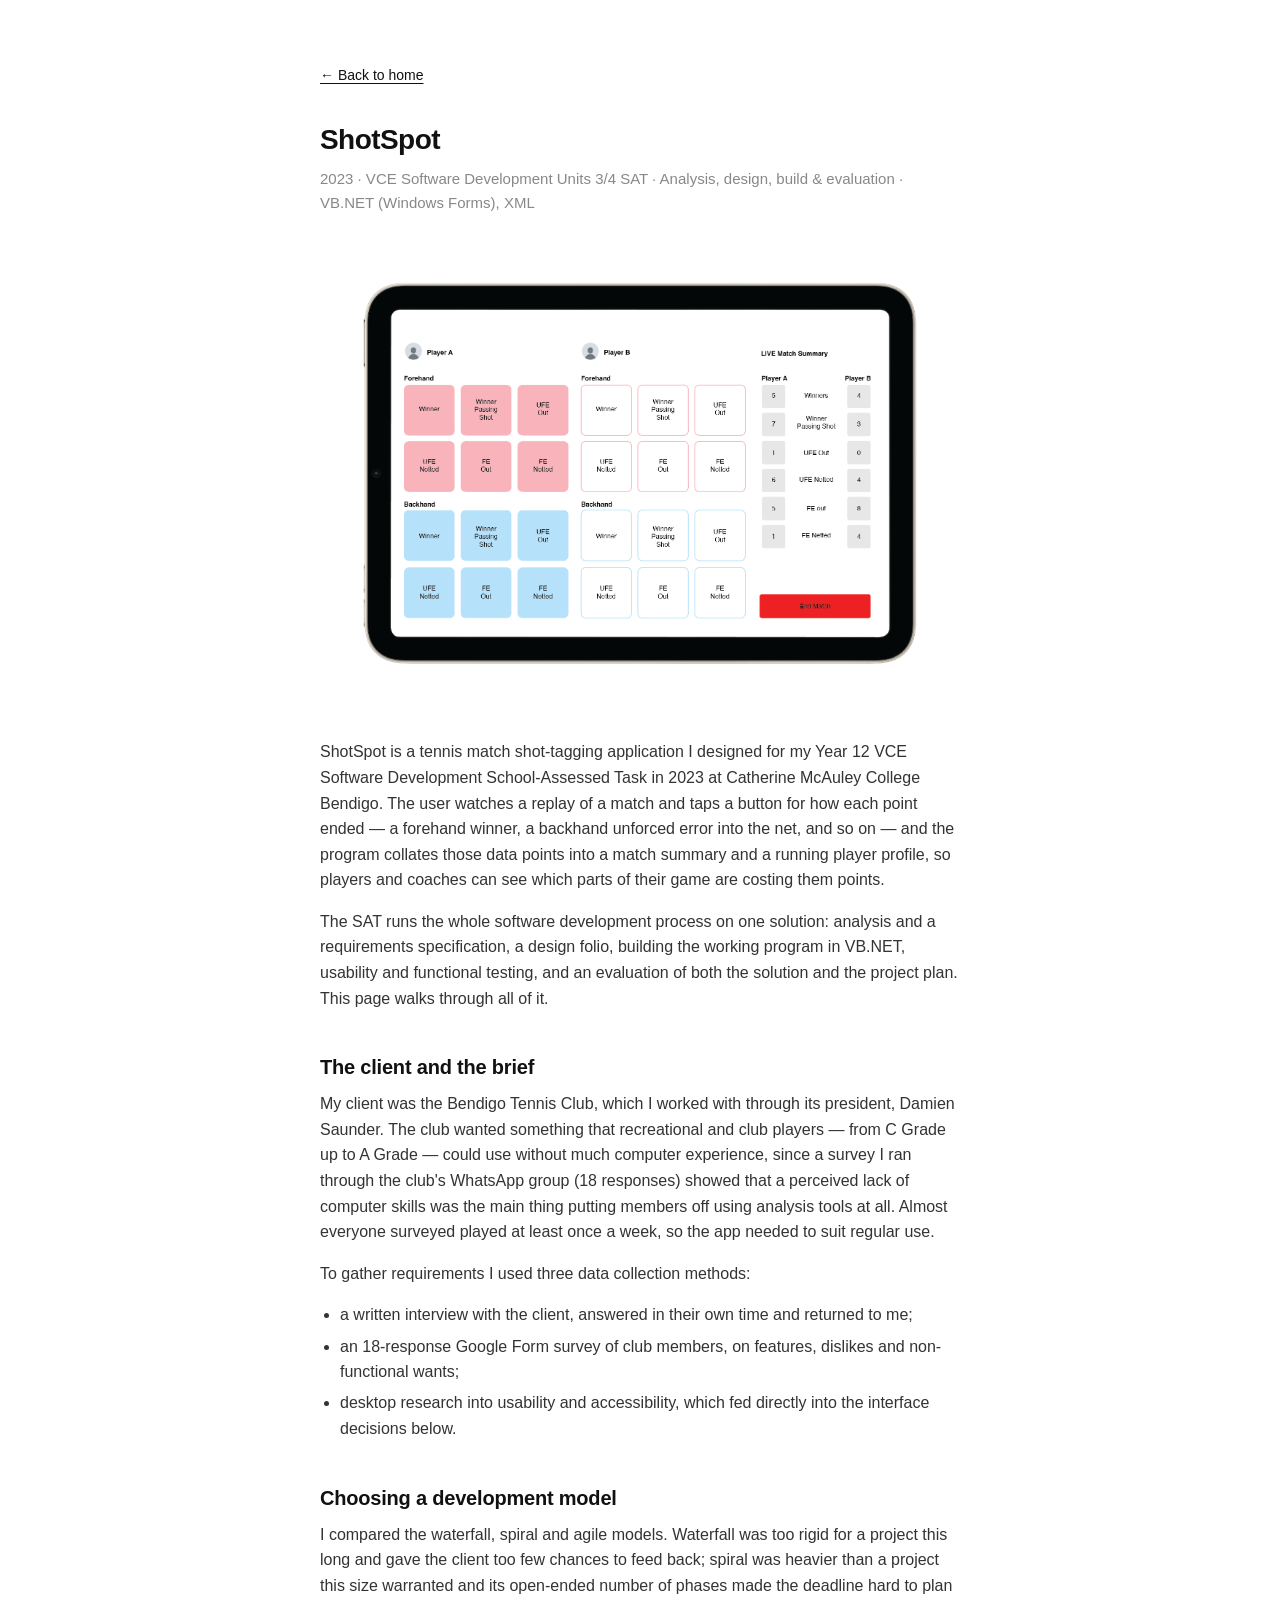
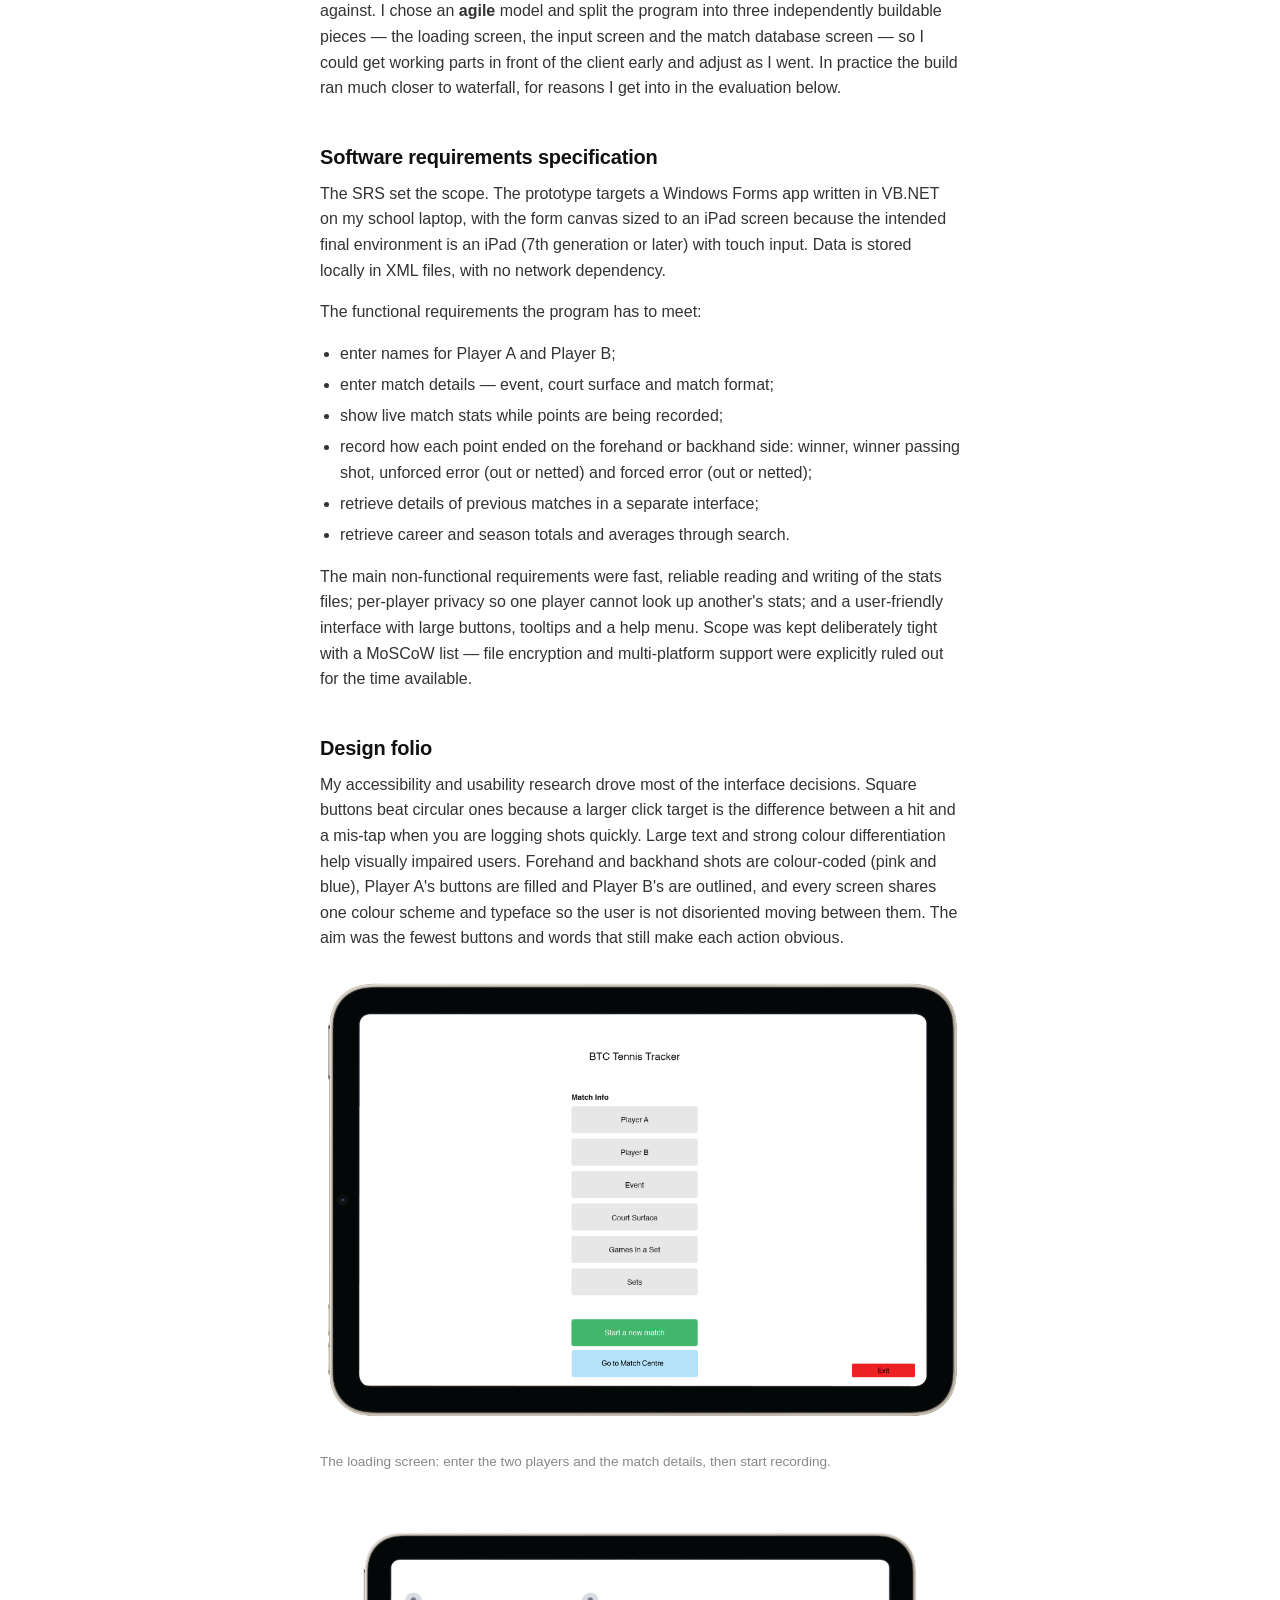
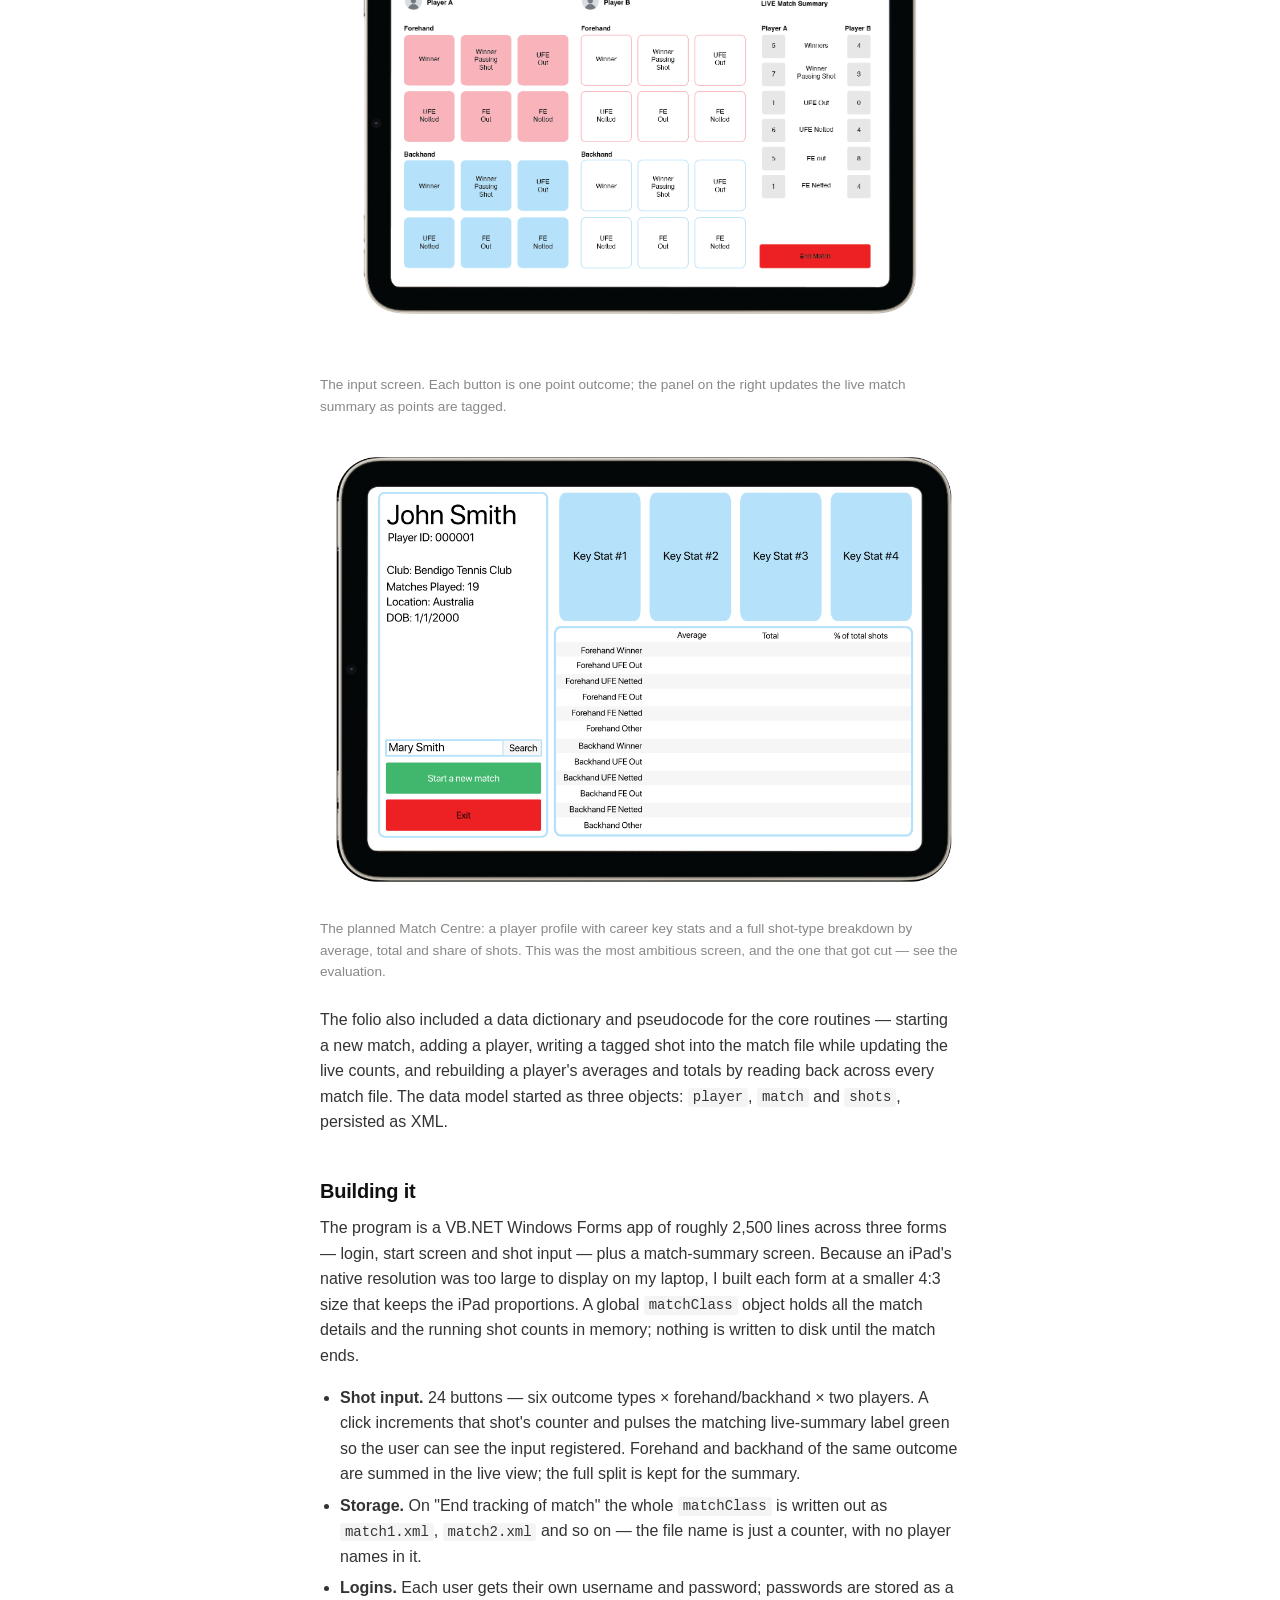
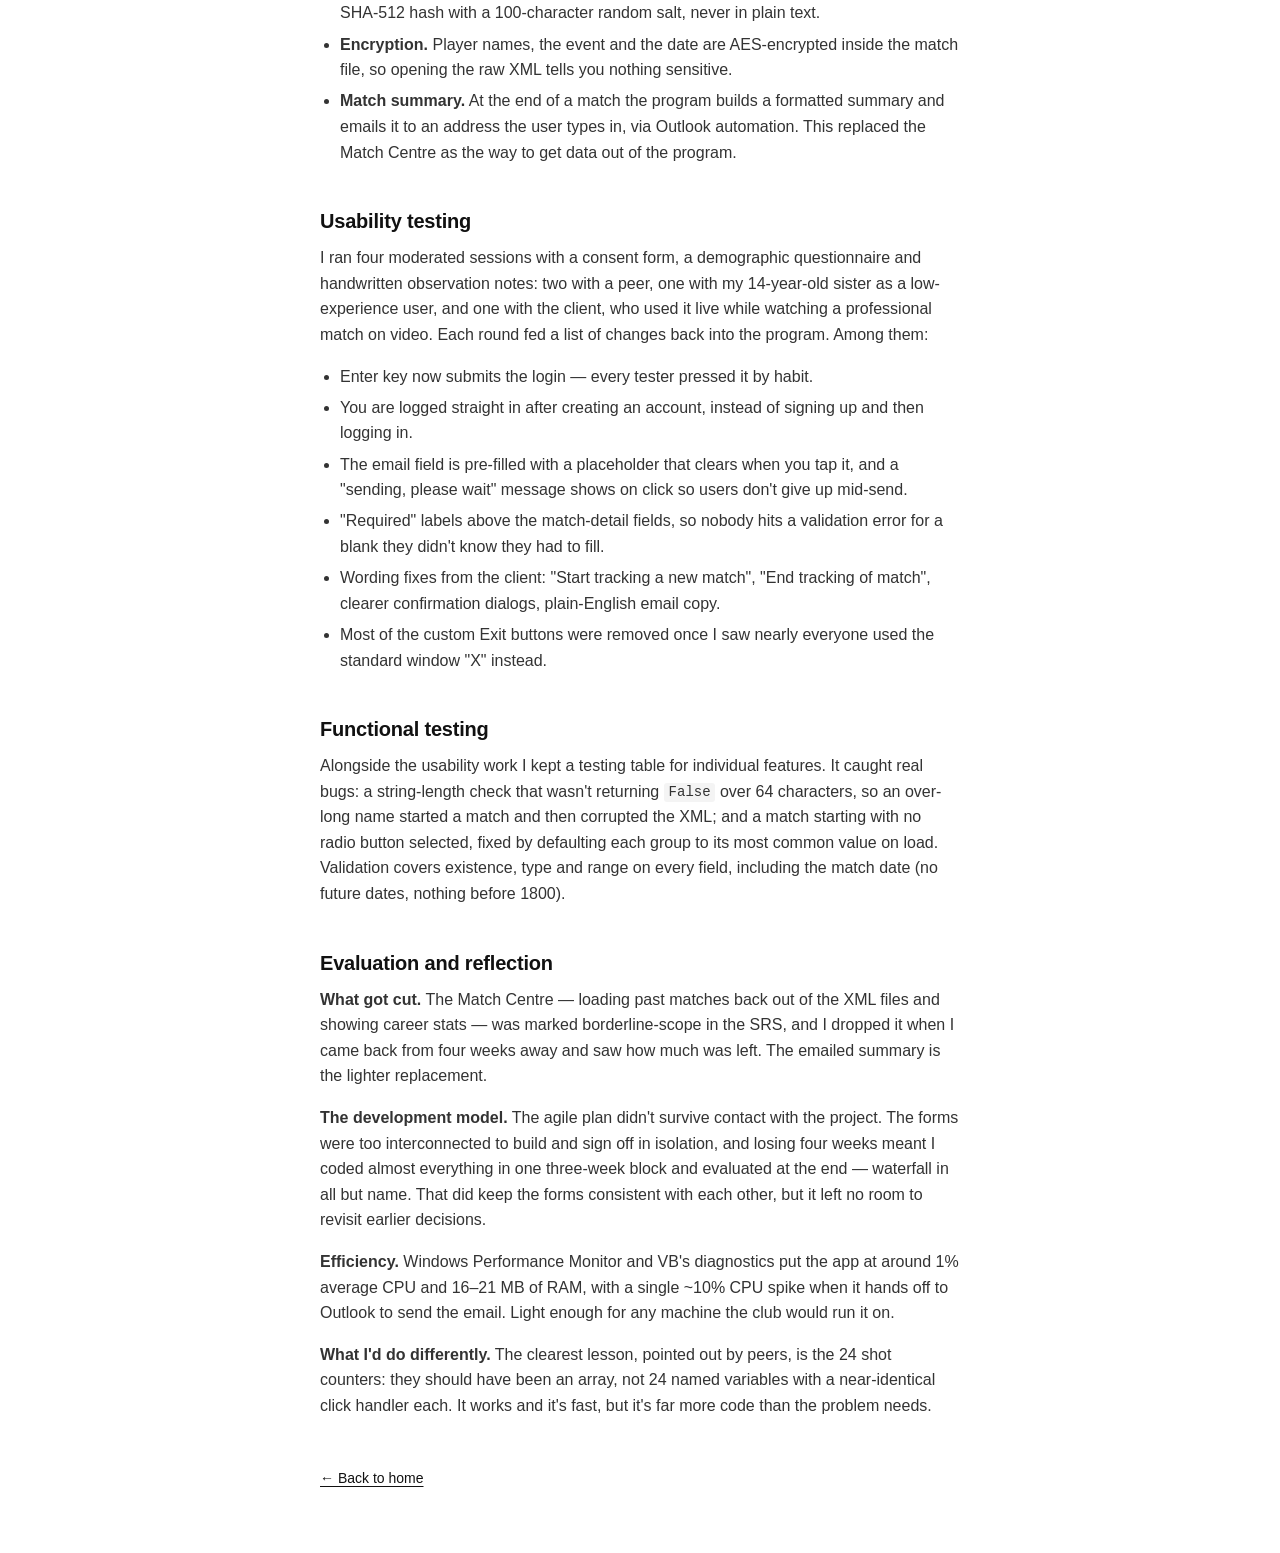
<file: projects/shotspot.html>
<!DOCTYPE html>
<html lang="en">
<head>
  <meta charset="UTF-8">
  <meta name="viewport" content="width=device-width, initial-scale=1.0">

  <title>ShotSpot — Tennis Shot-Tagging App | Flynn Saunder</title>

  <link rel="stylesheet" href="../assets/style.css">
</head>
<body>

  <div class="container">

    <p class="back"><a href="../index.html">&larr; Back to home</a></p>

    <h1>ShotSpot</h1>
    <p class="project-meta">2023 &middot; VCE Software Development Units 3/4 SAT &middot; Analysis, design, build &amp; evaluation &middot; VB.NET (Windows Forms), XML</p>

    <img class="cover" src="images/shotspot-input-screen.png" alt="iPad mockup of the ShotSpot shot-input screen: two grids of coloured buttons for Player A and Player B, split into Forehand and Backhand, with a live match summary panel on the right and an End Match button.">

    <div class="project-body">

      <p>
        ShotSpot is a tennis match shot-tagging application I designed for my
        Year&nbsp;12 VCE Software Development School-Assessed Task in 2023 at
        Catherine McAuley College Bendigo. The user watches a replay of a match
        and taps a button for how each point ended &mdash; a forehand winner, a
        backhand unforced error into the net, and so on &mdash; and the program
        collates those data points into a match summary and a running player
        profile, so players and coaches can see which parts of their game are
        costing them points.
      </p>

      <p>
        The SAT runs the whole software development process on one solution:
        analysis and a requirements specification, a design folio, building the
        working program in VB.NET, usability and functional testing, and an
        evaluation of both the solution and the project plan. This page walks
        through all of it.
      </p>

      <h2>The client and the brief</h2>

      <p>
        My client was the Bendigo Tennis Club, which I worked with through its
        president, Damien Saunder. The club wanted something that recreational
        and club players &mdash; from C Grade up to A Grade &mdash; could use
        without much computer experience, since a survey I ran through the
        club's WhatsApp group (18 responses) showed that a perceived lack of
        computer skills was the main thing putting members off using analysis
        tools at all. Almost everyone surveyed played at least once a week, so
        the app needed to suit regular use.
      </p>

      <p>To gather requirements I used three data collection methods:</p>

      <ul>
        <li>a written interview with the client, answered in their own time and returned to me;</li>
        <li>an 18-response Google Form survey of club members, on features, dislikes and non-functional wants;</li>
        <li>desktop research into usability and accessibility, which fed directly into the interface decisions below.</li>
      </ul>

      <h2>Choosing a development model</h2>

      <p>
        I compared the waterfall, spiral and agile models. Waterfall was too
        rigid for a project this long and gave the client too few chances to
        feed back; spiral was heavier than a project this size warranted and its
        open-ended number of phases made the deadline hard to plan against. I
        chose an <strong>agile</strong> model and split the program into three
        independently buildable pieces &mdash; the loading screen, the input
        screen and the match database screen &mdash; so I could get working
        parts in front of the client early and adjust as I went. In practice the
        build ran much closer to waterfall, for reasons I get into in the
        evaluation below.
      </p>

      <h2>Software requirements specification</h2>

      <p>
        The SRS set the scope. The prototype targets a Windows Forms app written
        in VB.NET on my school laptop, with the form canvas sized to an iPad
        screen because the intended final environment is an iPad (7th generation
        or later) with touch input. Data is stored locally in XML files, with no
        network dependency.
      </p>

      <p>The functional requirements the program has to meet:</p>

      <ul>
        <li>enter names for Player&nbsp;A and Player&nbsp;B;</li>
        <li>enter match details &mdash; event, court surface and match format;</li>
        <li>show live match stats while points are being recorded;</li>
        <li>record how each point ended on the forehand or backhand side: winner, winner passing shot, unforced error (out or netted) and forced error (out or netted);</li>
        <li>retrieve details of previous matches in a separate interface;</li>
        <li>retrieve career and season totals and averages through search.</li>
      </ul>

      <p>
        The main non-functional requirements were fast, reliable reading and
        writing of the stats files; per-player privacy so one player cannot look
        up another's stats; and a user-friendly interface with large buttons,
        tooltips and a help menu. Scope was kept deliberately tight with a
        MoSCoW list &mdash; file encryption and multi-platform support were
        explicitly ruled out for the time available.
      </p>

      <h2>Design folio</h2>

      <p>
        My accessibility and usability research drove most of the interface
        decisions. Square buttons beat circular ones because a larger click
        target is the difference between a hit and a mis-tap when you are
        logging shots quickly. Large text and strong colour differentiation help
        visually impaired users. Forehand and backhand shots are colour-coded
        (pink and blue), Player&nbsp;A's buttons are filled and Player&nbsp;B's
        are outlined, and every screen shares one colour scheme and typeface so
        the user is not disoriented moving between them. The aim was the fewest
        buttons and words that still make each action obvious.
      </p>

      <figure>
        <img src="images/shotspot-loading-screen.png" alt="iPad mockup of the ShotSpot loading screen, titled BTC Tennis Tracker, with a Match Info column of fields for Player A, Player B, Event, Court Surface, Games in a Set and Sets, above green Start a new match and blue Go to Match Centre buttons.">
        <figcaption>The loading screen: enter the two players and the match details, then start recording.</figcaption>
      </figure>

      <figure>
        <img src="images/shotspot-input-screen.png" alt="iPad mockup of the ShotSpot shot-input screen with coloured Forehand and Backhand button grids for each player and a live match summary table on the right.">
        <figcaption>The input screen. Each button is one point outcome; the panel on the right updates the live match summary as points are tagged.</figcaption>
      </figure>

      <figure>
        <img src="images/shotspot-match-centre.png" alt="iPad mockup of the ShotSpot Match Centre: a player profile card on the left with name, ID, club, matches played, location and date of birth, four key-stat tiles across the top, and a table of forehand and backhand shot types with Average, Total and percent-of-total-shots columns.">
        <figcaption>The planned Match Centre: a player profile with career key stats and a full shot-type breakdown by average, total and share of shots. This was the most ambitious screen, and the one that got cut &mdash; see the evaluation.</figcaption>
      </figure>

      <p>
        The folio also included a data dictionary and pseudocode for the core
        routines &mdash; starting a new match, adding a player, writing a tagged
        shot into the match file while updating the live counts, and rebuilding
        a player's averages and totals by reading back across every match file.
        The data model started as three objects: <code>player</code>,
        <code>match</code> and <code>shots</code>, persisted as XML.
      </p>

      <h2>Building it</h2>

      <p>
        The program is a VB.NET Windows Forms app of roughly 2,500 lines across
        three forms &mdash; login, start screen and shot input &mdash; plus a
        match-summary screen. Because an iPad's native resolution was too large
        to display on my laptop, I built each form at a smaller 4:3 size that
        keeps the iPad proportions. A global <code>matchClass</code> object holds
        all the match details and the running shot counts in memory; nothing is
        written to disk until the match ends.
      </p>

      <ul>
        <li>
          <strong>Shot input.</strong> 24 buttons &mdash; six outcome types
          &times; forehand/backhand &times; two players. A click increments that
          shot's counter and pulses the matching live-summary label green so the
          user can see the input registered. Forehand and backhand of the same
          outcome are summed in the live view; the full split is kept for the
          summary.
        </li>
        <li>
          <strong>Storage.</strong> On "End tracking of match" the whole
          <code>matchClass</code> is written out as <code>match1.xml</code>,
          <code>match2.xml</code> and so on &mdash; the file name is just a
          counter, with no player names in it.
        </li>
        <li>
          <strong>Logins.</strong> Each user gets their own username and
          password; passwords are stored as a SHA-512 hash with a 100-character
          random salt, never in plain text.
        </li>
        <li>
          <strong>Encryption.</strong> Player names, the event and the date are
          AES-encrypted inside the match file, so opening the raw XML tells you
          nothing sensitive.
        </li>
        <li>
          <strong>Match summary.</strong> At the end of a match the program
          builds a formatted summary and emails it to an address the user types
          in, via Outlook automation. This replaced the Match Centre as the way
          to get data out of the program.
        </li>
      </ul>

      <h2>Usability testing</h2>

      <p>
        I ran four moderated sessions with a consent form, a demographic
        questionnaire and handwritten observation notes: two with a peer, one
        with my 14-year-old sister as a low-experience user, and one with the
        client, who used it live while watching a professional match on video.
        Each round fed a list of changes back into the program. Among them:
      </p>

      <ul>
        <li>Enter key now submits the login &mdash; every tester pressed it by habit.</li>
        <li>You are logged straight in after creating an account, instead of signing up and then logging in.</li>
        <li>The email field is pre-filled with a placeholder that clears when you tap it, and a "sending, please wait" message shows on click so users don't give up mid-send.</li>
        <li>"Required" labels above the match-detail fields, so nobody hits a validation error for a blank they didn't know they had to fill.</li>
        <li>Wording fixes from the client: "Start tracking a new match", "End tracking of match", clearer confirmation dialogs, plain-English email copy.</li>
        <li>Most of the custom Exit buttons were removed once I saw nearly everyone used the standard window "X" instead.</li>
      </ul>

      <h2>Functional testing</h2>

      <p>
        Alongside the usability work I kept a testing table for individual
        features. It caught real bugs: a string-length check that wasn't
        returning <code>False</code> over 64 characters, so an over-long name
        started a match and then corrupted the XML; and a match starting with no
        radio button selected, fixed by defaulting each group to its most common
        value on load. Validation covers existence, type and range on every
        field, including the match date (no future dates, nothing before 1800).
      </p>

      <h2>Evaluation and reflection</h2>

      <p>
        <strong>What got cut.</strong> The Match Centre &mdash; loading past
        matches back out of the XML files and showing career stats &mdash; was
        marked borderline-scope in the SRS, and I dropped it when I came back
        from four weeks away and saw how much was left. The emailed summary is
        the lighter replacement.
      </p>

      <p>
        <strong>The development model.</strong> The agile plan didn't survive
        contact with the project. The forms were too interconnected to build and
        sign off in isolation, and losing four weeks meant I coded almost
        everything in one three-week block and evaluated at the end &mdash;
        waterfall in all but name. That did keep the forms consistent with each
        other, but it left no room to revisit earlier decisions.
      </p>

      <p>
        <strong>Efficiency.</strong> Windows Performance Monitor and VB's
        diagnostics put the app at around 1% average CPU and 16&ndash;21&nbsp;MB
        of RAM, with a single ~10% CPU spike when it hands off to Outlook to send
        the email. Light enough for any machine the club would run it on.
      </p>

      <p>
        <strong>What I'd do differently.</strong> The clearest lesson, pointed
        out by peers, is the 24 shot counters: they should have been an array,
        not 24 named variables with a near-identical click handler each. It
        works and it's fast, but it's far more code than the problem needs.
      </p>

    </div>

    <p class="back" style="margin-top:3rem"><a href="../index.html">&larr; Back to home</a></p>

  </div>

</body>
</html>
</file>
<file: assets/style.css>
/* Reset & Base Styles */
* {
  box-sizing: border-box;
  margin: 0;
  padding: 0;
}

body {
  font-family: "Helvetica Neue", Helvetica, Arial, sans-serif;
  color: #111111;
  background-color: #ffffff;
  line-height: 1.6;
  padding: 0 1.5rem;
  -webkit-font-smoothing: antialiased;
}

.container {
  max-width: 640px;
  margin: 4rem auto;
}

/* Typography & Hierarchy */
h1 {
  font-size: 1.75rem;
  font-weight: 700;
  letter-spacing: -0.02em;
  margin-bottom: 0.25rem;
}

h2 {
  font-size: 0.875rem;
  font-weight: 700;
  text-transform: uppercase;
  letter-spacing: 0.08em;
  color: #777777;
  margin-top: 3rem;
  margin-bottom: 1.25rem;
  border-bottom: 1px solid #eeeeee;
  padding-bottom: 0.5rem;
}

p {
  font-size: 1rem;
  color: #333333;
  margin-bottom: 1rem;
}

a {
  color: #111111;
  text-decoration: underline;
  text-underline-offset: 3px;
}

a:hover {
  color: #666666;
}

.subtitle {
  font-size: 1rem;
  color: #666666;
  margin-bottom: 2rem;
}

/* Headshot */
.headshot {
  width: 120px;
  height: 120px;
  object-fit: cover;      /* crops any photo to a clean square */
  border-radius: 4px;
  display: block;
  margin-bottom: 1.5rem;
  filter: grayscale(100%);   /* black and white */
}

/* Item Lists (Projects, Resume) */
.list-item {
  margin-bottom: 1.5rem;
}

.item-header {
  display: flex;
  justify-content: space-between;
  align-items: baseline;
  gap: 1rem;
}

.item-title {
  font-size: 1rem;
  font-weight: 600;
}

.item-date {
  font-size: 0.875rem;
  color: #888888;
  white-space: nowrap;
}

.item-desc {
  font-size: 0.9375rem;
  color: #555555;
  margin-top: 0.25rem;
}

/* Project pages */
.back {
  font-size: 0.875rem;
  margin-bottom: 2rem;
}

.project-meta {
  font-size: 0.9375rem;
  color: #888888;
  margin-bottom: 2rem;
}

.cover {
  width: 100%;
  border-radius: 4px;
  margin-bottom: 2rem;
}

.project-body h2 {
  text-transform: none;
  letter-spacing: -0.01em;
  color: #111111;
  font-size: 1.25rem;
  border: 0;
  padding: 0;
  margin-top: 2.5rem;
  margin-bottom: 0.5rem;
}

.project-body h3 {
  font-size: 1.0625rem;
  margin-top: 1.75rem;
  margin-bottom: 0.4rem;
}

.project-body img {
  display: block;
  width: 100%;
  height: auto;
  border-radius: 4px;
  margin: 1.5rem 0;
}

.project-body ul,
.project-body ol {
  margin: 0 0 1rem 1.25rem;
}

.project-body li {
  margin-bottom: 0.35rem;
  color: #333333;
}

.project-body figure {
  margin: 1.5rem 0;
}

.project-body figcaption {
  font-size: 0.85rem;
  color: #888888;
  margin-top: 0.4rem;
}

code {
  font-family: ui-monospace, "SF Mono", Menlo, Consolas, monospace;
  font-size: 0.875em;
  background: #f4f4f4;
  padding: 0.1em 0.35em;
  border-radius: 3px;
}

/* Footer / Links */
footer {
  margin-top: 4rem;
  padding-top: 2rem;
  border-top: 1px solid #eeeeee;
  font-size: 0.875rem;
  color: #777777;
}

.social-links a {
  margin-right: 1rem;
}
</file>
